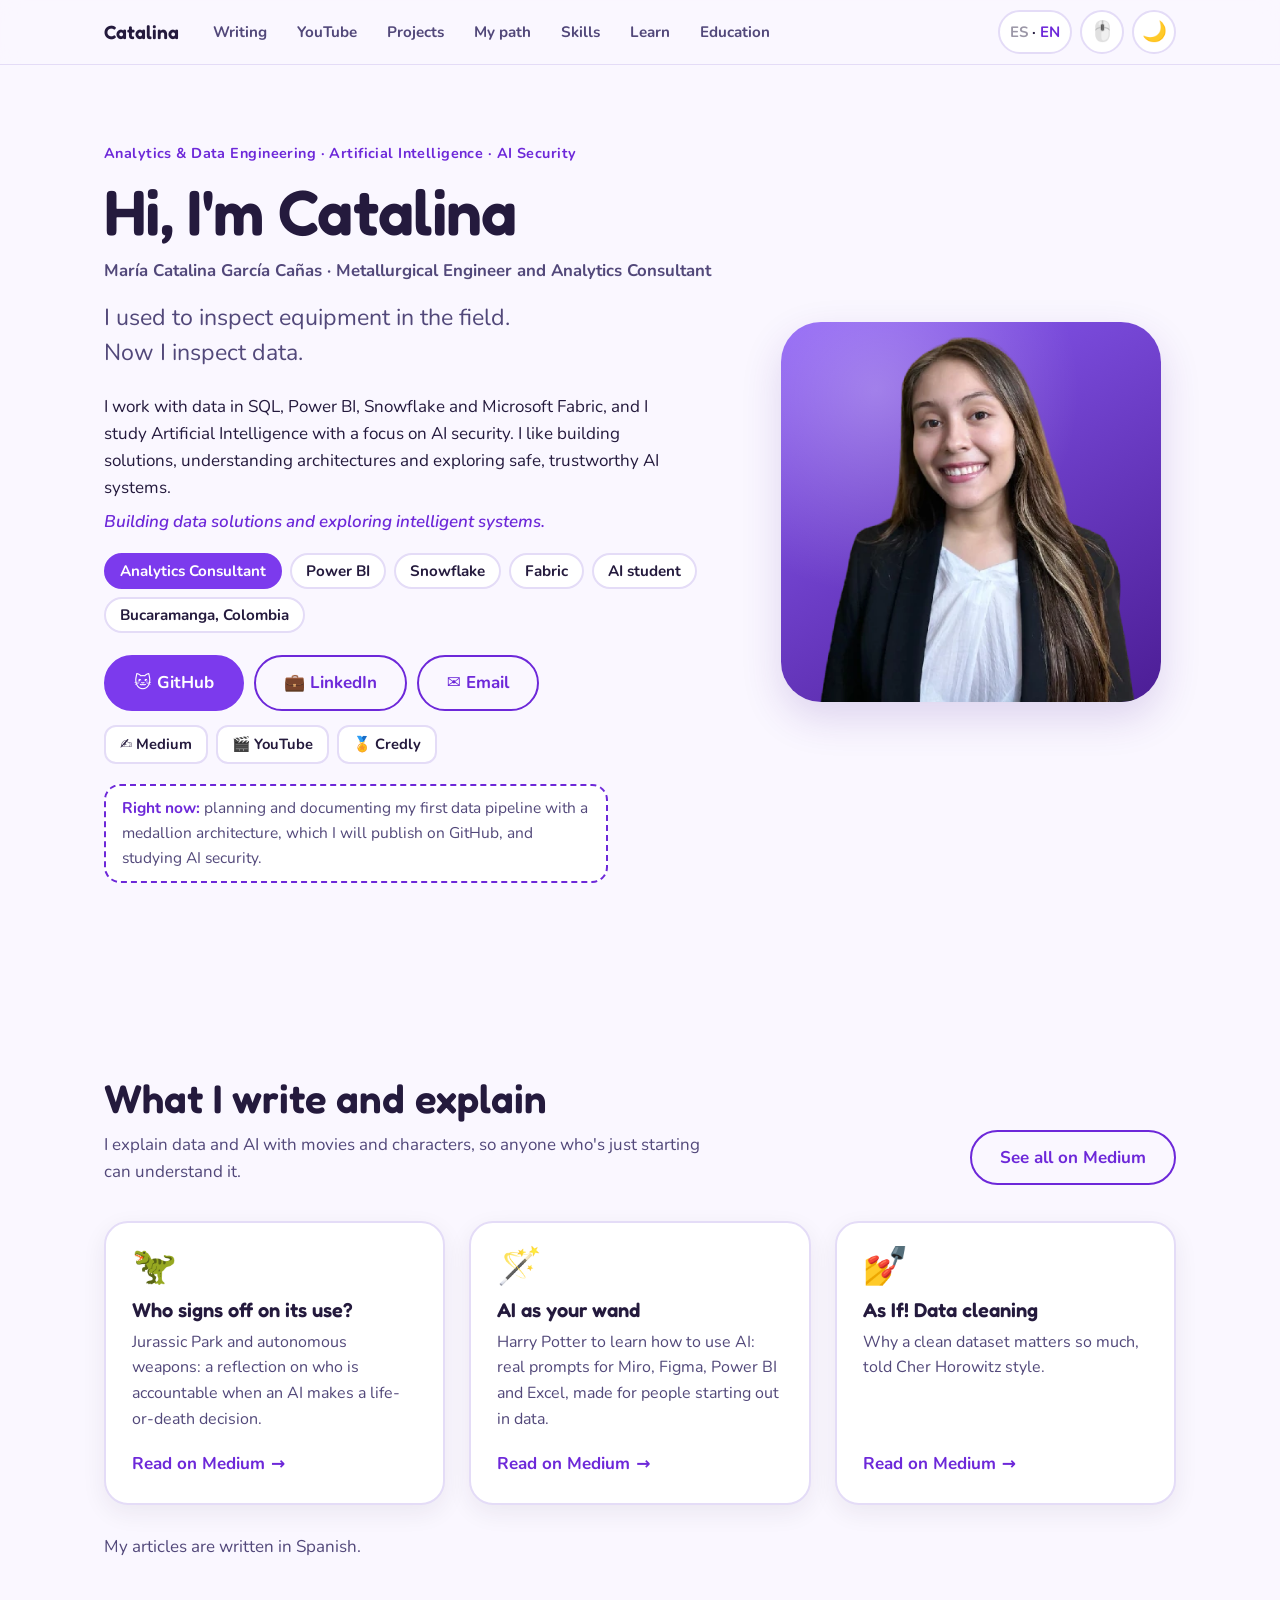
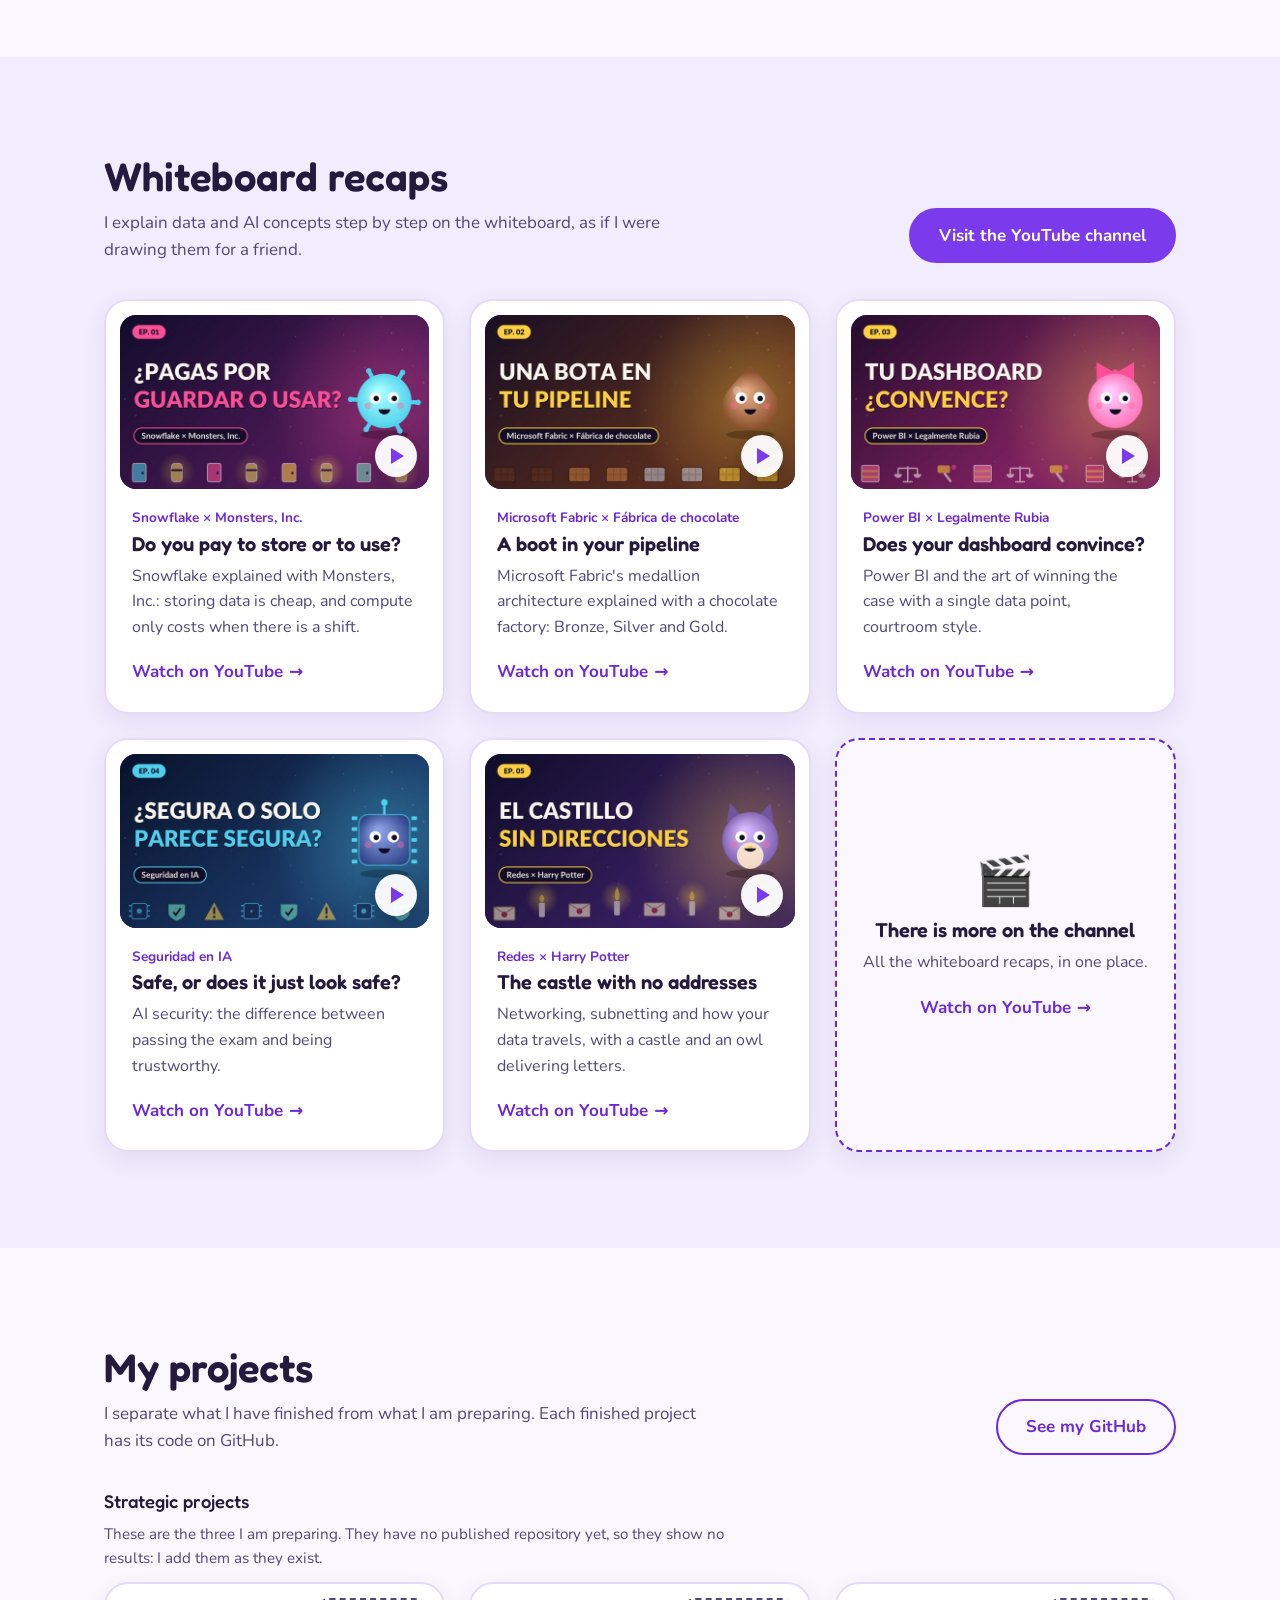
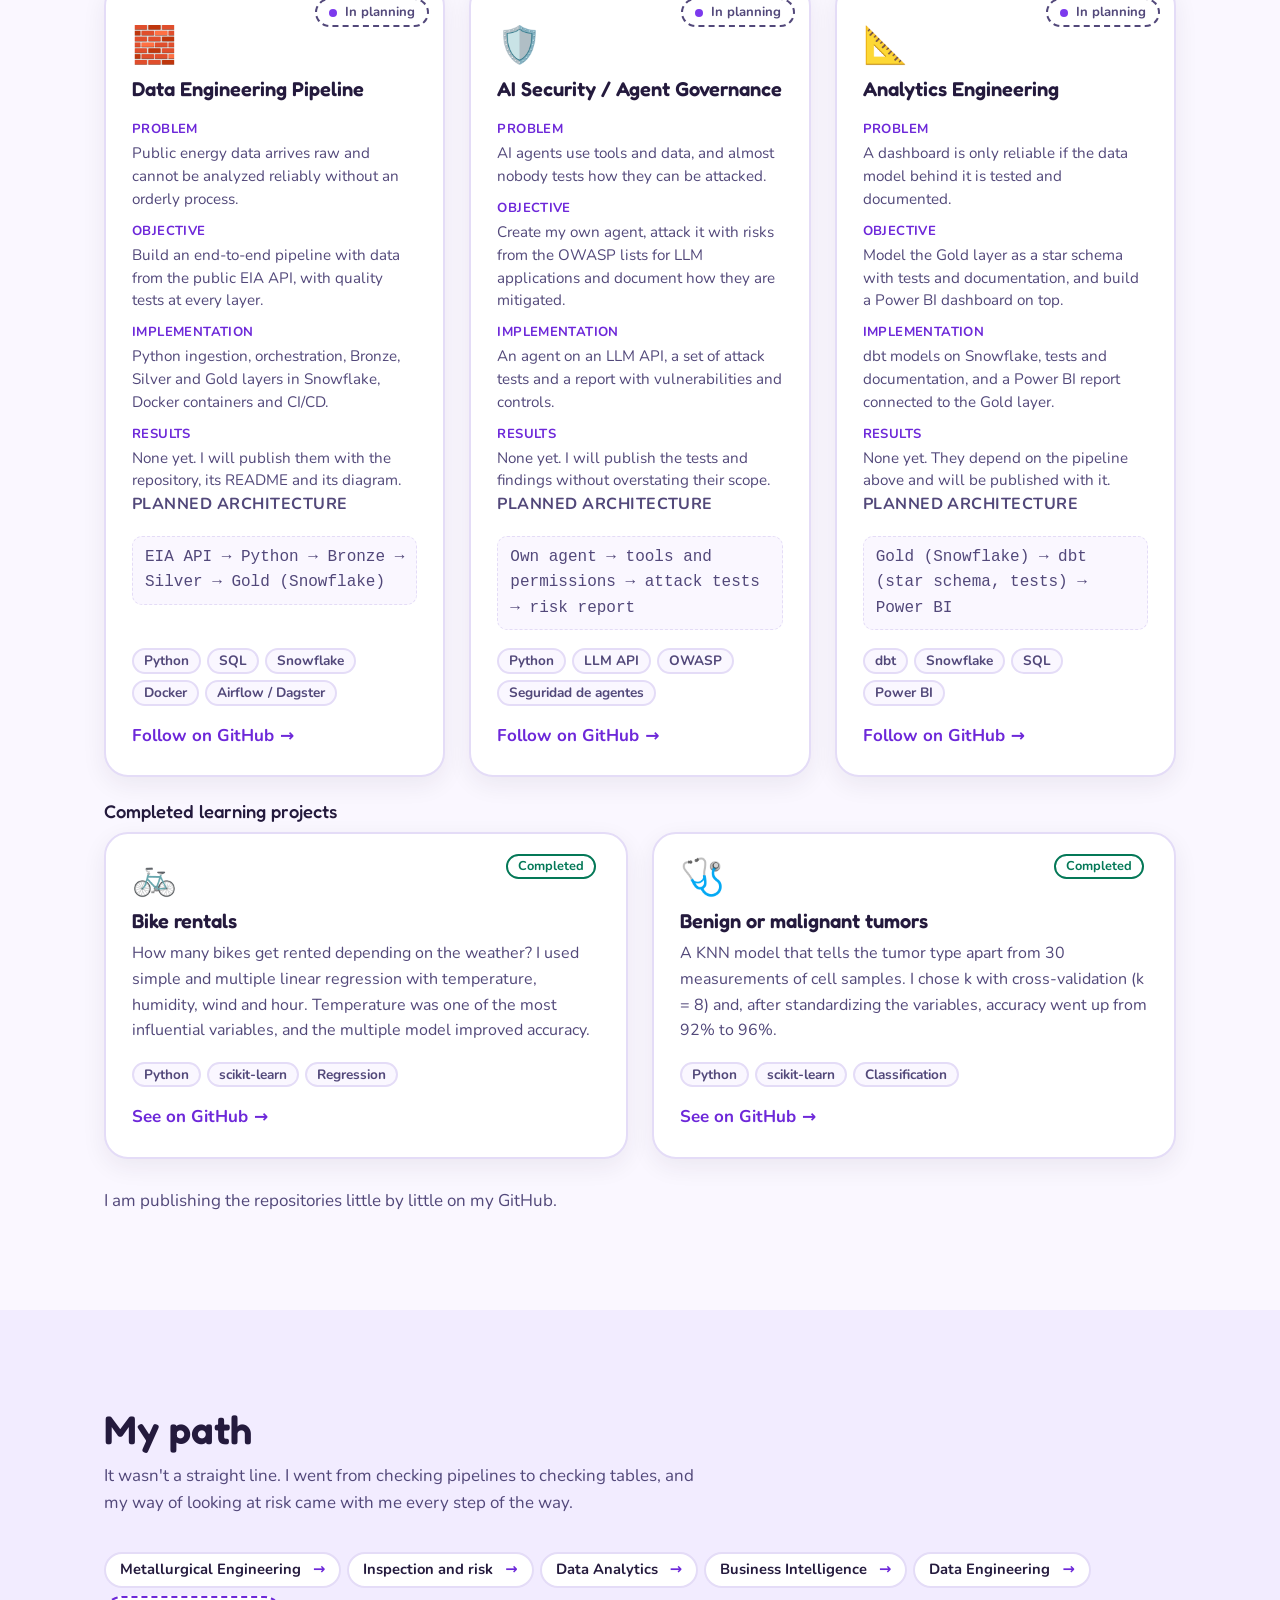
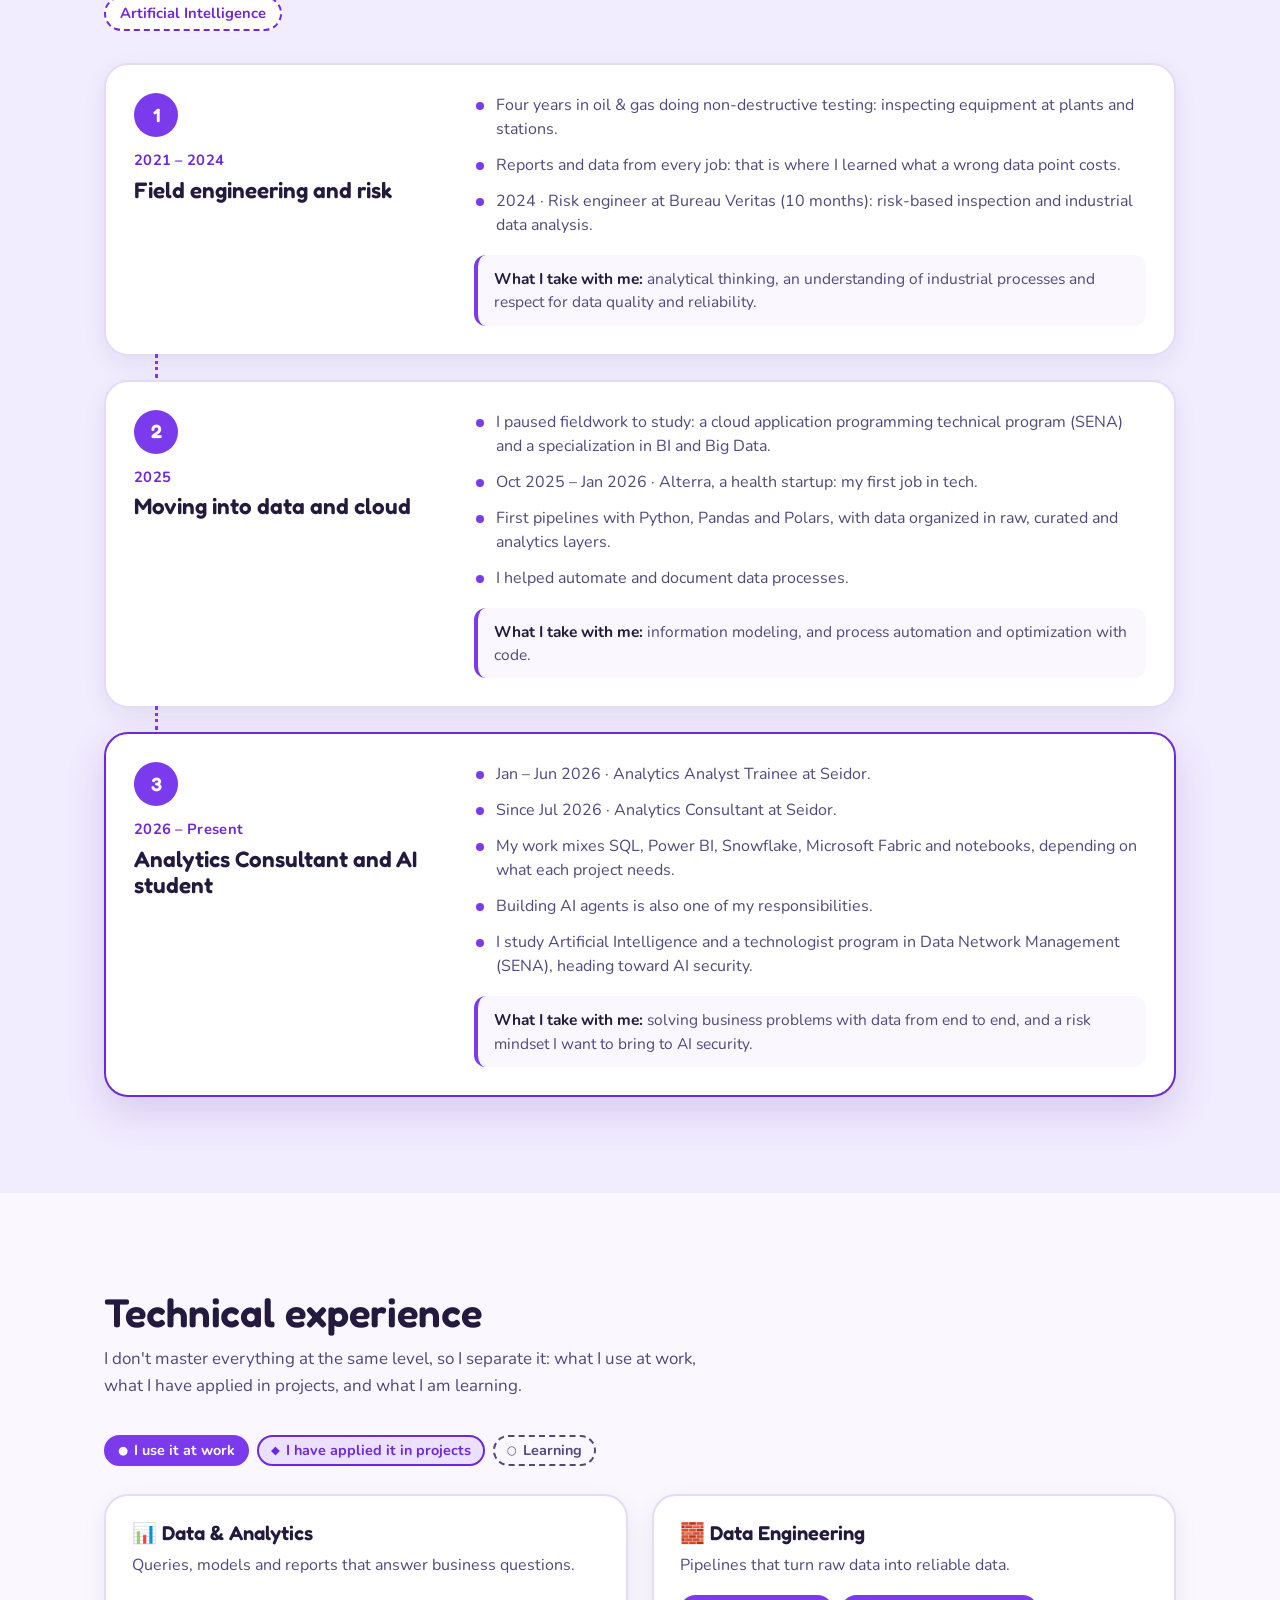
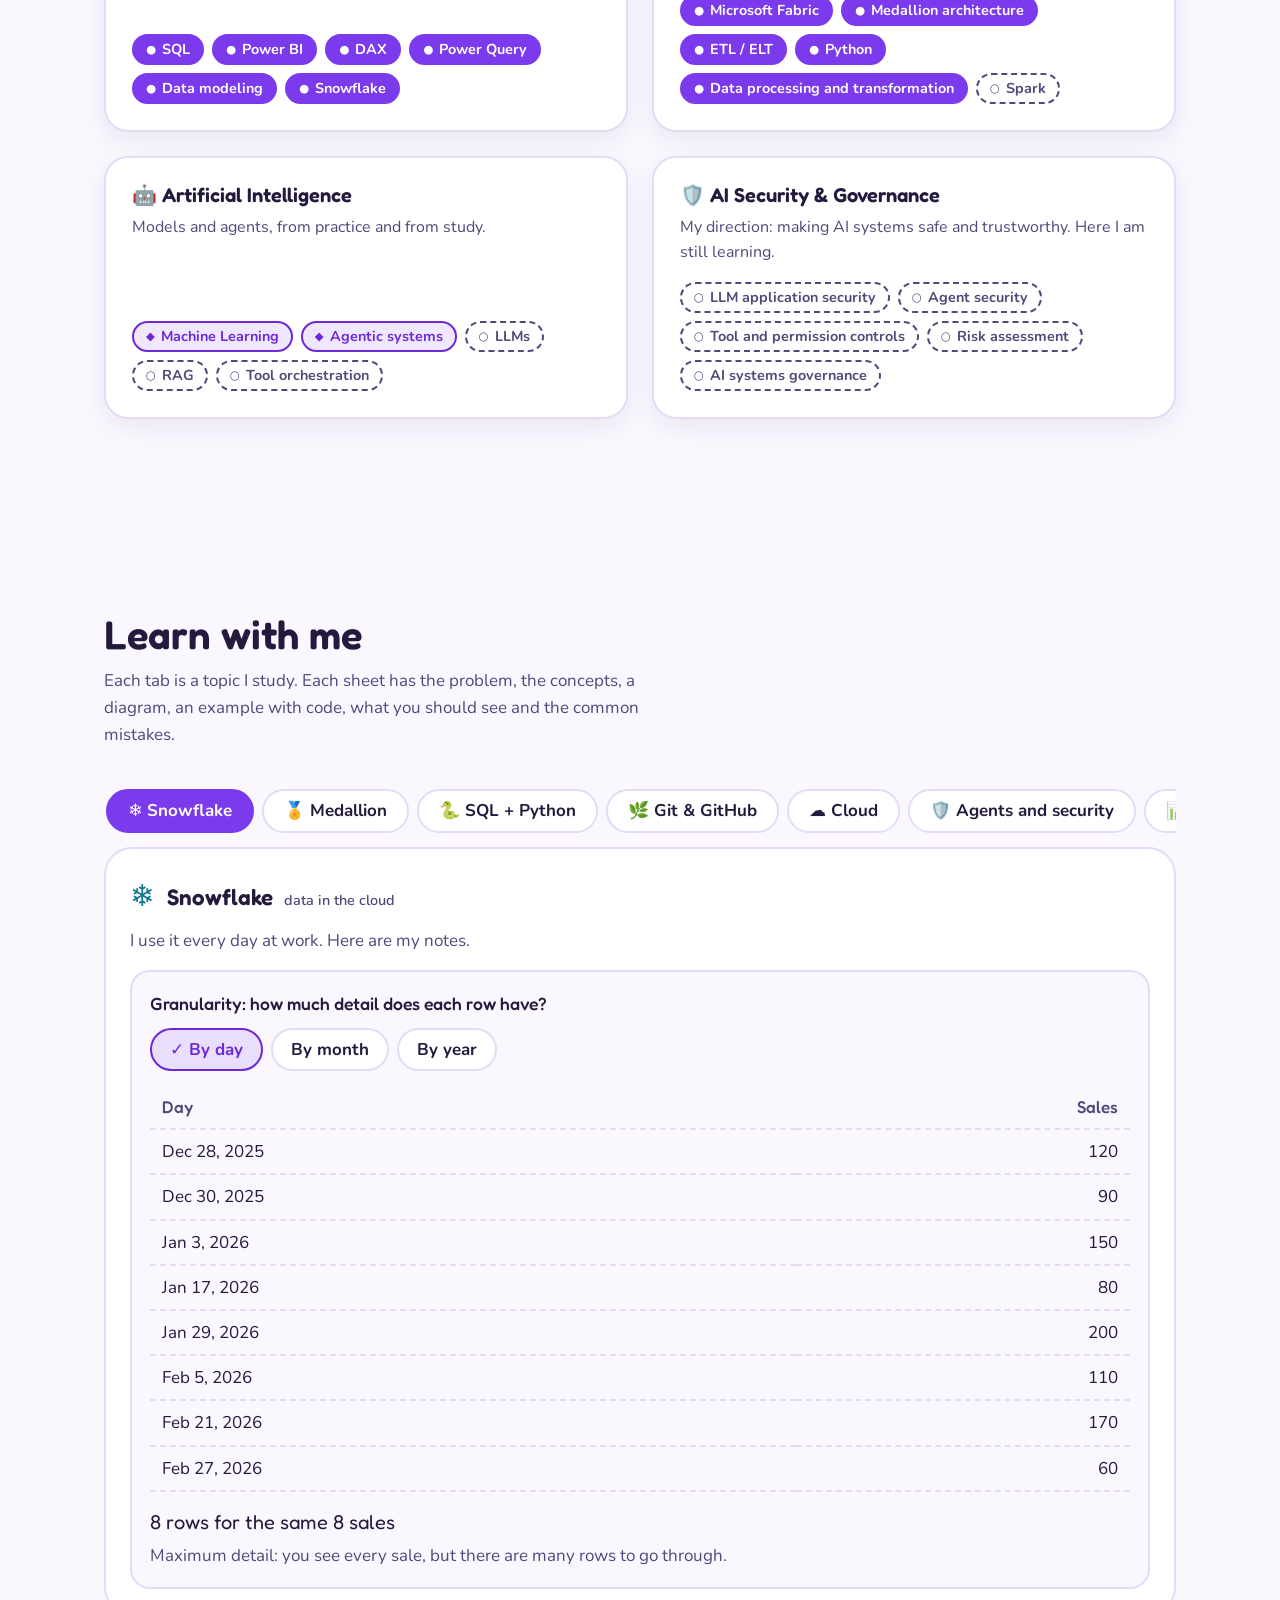
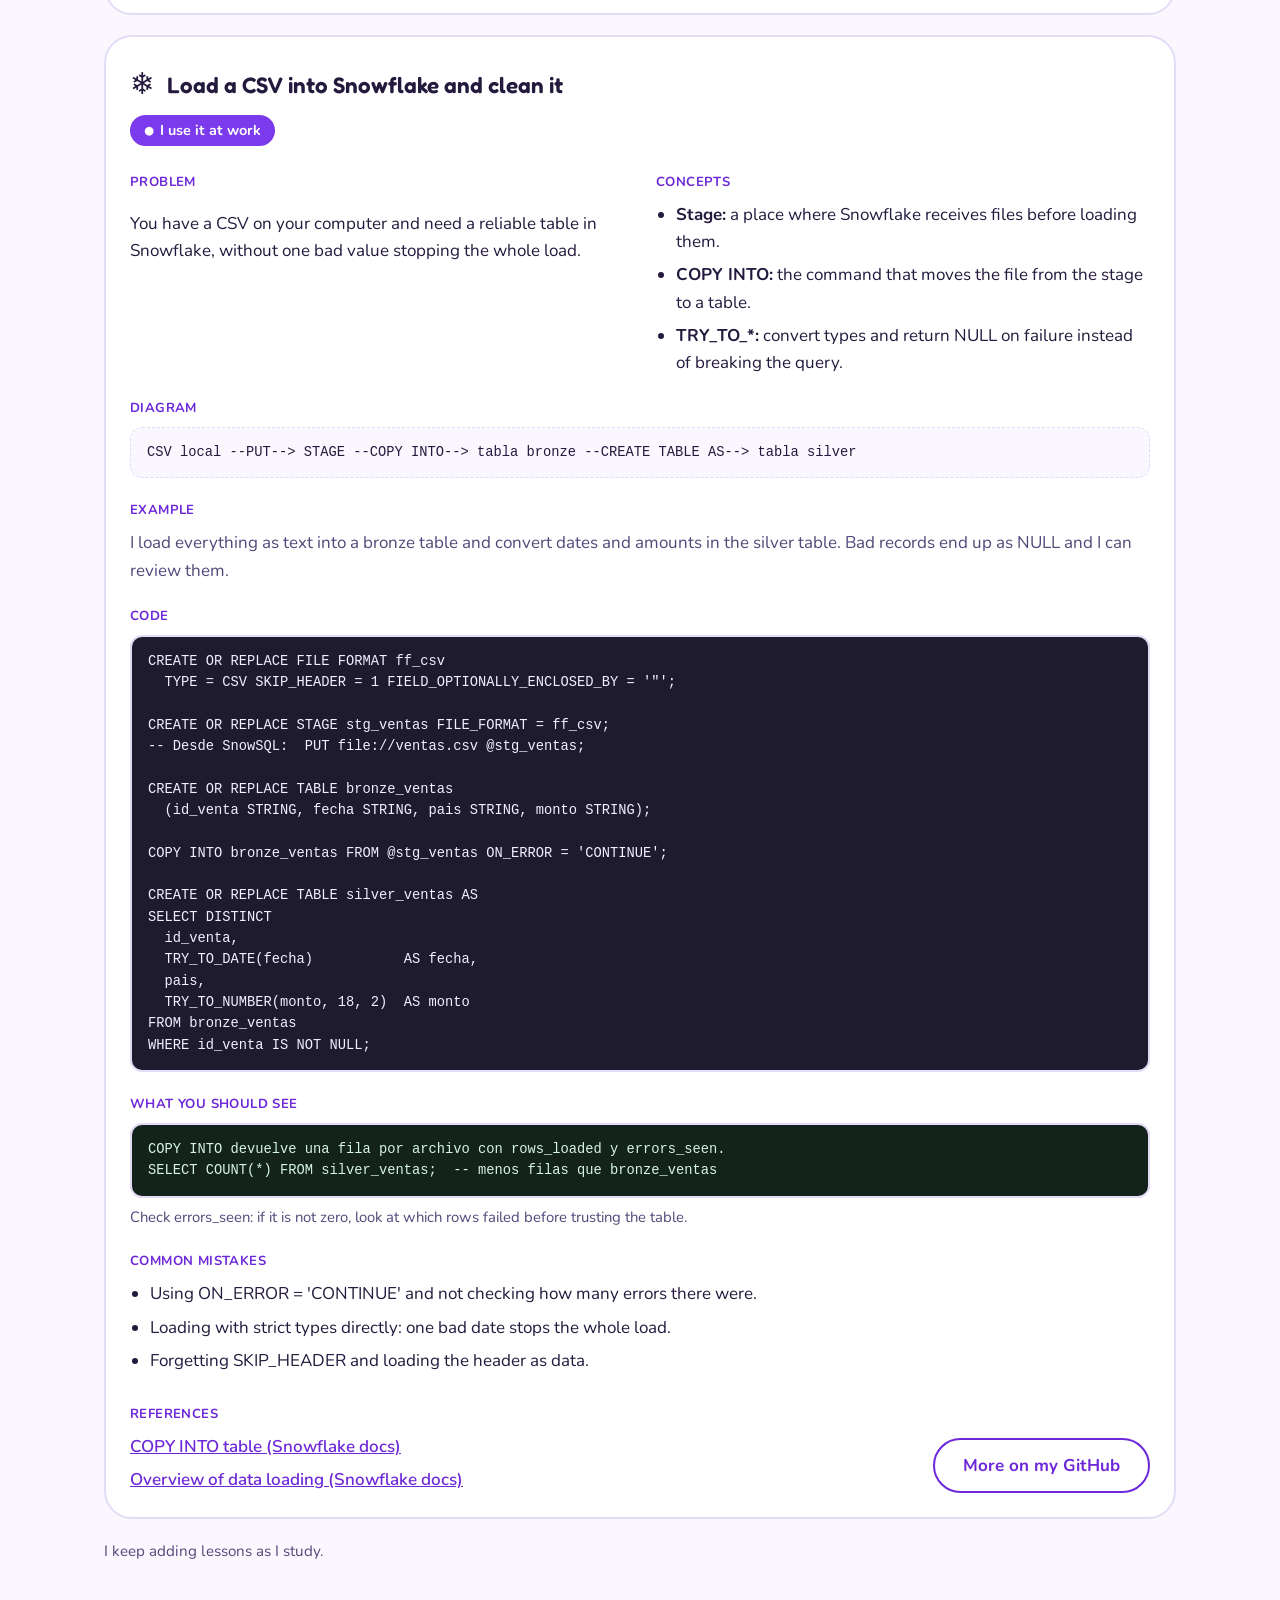
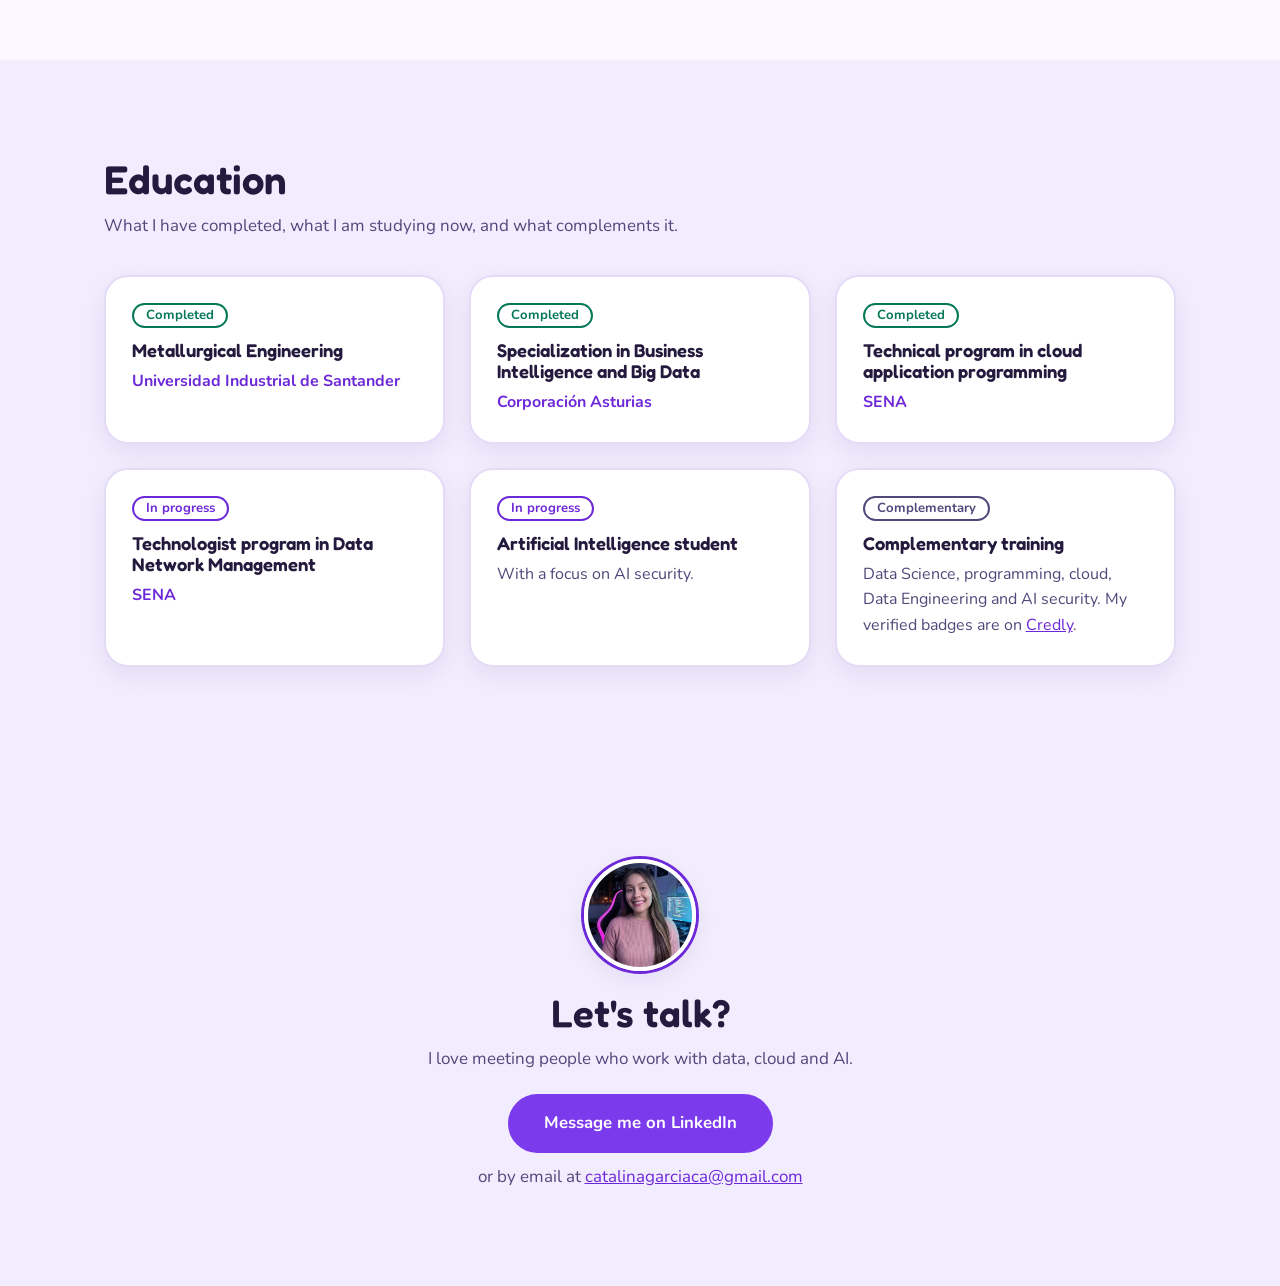
<file: index.html>
<!DOCTYPE html>
<html lang="es">
<head>
<meta charset="utf-8">
<meta name="viewport" content="width=device-width, initial-scale=1, viewport-fit=cover">
<title>Catalina · Datos con ojo de inspectora</title>
<meta name="description" content="Catalina García, Analytics Consultant en Bucaramanga, Colombia. Explico datos e IA con películas y tableros, y comparto mis proyectos y lo que aprendo.">
<meta property="og:type" content="website">
<meta property="og:title" content="María Catalina García Cañas · Analytics &amp; Data Engineering, IA y seguridad de IA">
<meta property="og:description" content="Antes inspeccionaba equipos en campo. Ahora inspecciono datos. Analytics Consultant, estudiante de IA.">
<meta property="og:image" content="https://mariacatalinagarciacanas.github.io/quien-soy/catalina.webp">
<meta property="og:url" content="https://mariacatalinagarciacanas.github.io/quien-soy/">
<meta name="twitter:card" content="summary">
<meta name="theme-color" content="#7c3aed">
<link rel="icon" href="data:image/svg+xml,%3Csvg xmlns='http://www.w3.org/2000/svg' viewBox='0 0 100 100'%3E%3Ctext y='.9em' font-size='90'%3E🚀%3C/text%3E%3C/svg%3E">
<link rel="preconnect" href="https://fonts.googleapis.com">
<link rel="preconnect" href="https://fonts.gstatic.com" crossorigin>
<link href="https://fonts.googleapis.com/css2?family=Fredoka:wght@500;600&family=Nunito:wght@400;600;700&display=swap" rel="stylesheet">
<link rel="stylesheet" href="styles.css">
<!-- Estilo del puntero personalizado: lo escribe js/app.js -->
<style id="cursorStyle"></style>
</head>
<body>
<a class="skip" href="#contenido" data-i18n="skip">Saltar al contenido</a>

<!-- ============ BARRA SUPERIOR: marca, secciones, idioma, puntero y tema ============ -->
<header class="topbar">
  <div class="wrap">
    <a class="brand" href="#inicio">Catalina</a>
    <nav class="nav" id="nav" aria-label="Secciones" data-i18n-aria="nav_aria">
      <a href="#escribo" data-i18n="nav_write">Escritos</a>
      <a href="#youtube">YouTube</a>
      <a href="#proyectos" data-i18n="nav_proj">Proyectos</a>
      <a href="#camino" data-i18n="nav_path">Mi camino</a>
      <a href="#habilidades" data-i18n="nav_skills">Habilidades</a>
      <a href="#aprende" data-i18n="nav_learn">Aprende</a>
      <a href="#formacion" data-i18n="nav_edu">Formación</a>
    </nav>
    <div class="tools">
      <button type="button" class="tbtn lang" id="lang" aria-label="Read in English"><span data-l="es">ES</span>·<span data-l="en">EN</span></button>
      <button type="button" class="tbtn icon" id="curBtn" aria-expanded="false" aria-controls="curPanel" aria-label="Personalizar el puntero">🖱️</button>
      <button type="button" class="tbtn icon" id="theme" aria-label="Cambiar entre modo claro y oscuro">🌙</button>
      <div class="panel" id="curPanel" hidden>
        <h2 data-i18n="cp_t">Tu puntero</h2>
        <p data-i18n="cp_p">Elige cómo quieres verlo mientras navegas. Se guarda en este navegador.</p>
        <fieldset>
          <legend data-i18n="cp_shape">Forma</legend>
          <div class="opts" id="optShape">
            <button type="button" data-v="normal" data-i18n="sh_normal">Normal</button>
            <button type="button" data-v="big" data-i18n="sh_big">Grande</button>
            <button type="button" data-v="wand" data-i18n="sh_wand">🪄 Varita</button>
            <button type="button" data-v="snow" data-i18n="sh_snow">❄️ Copo</button>
          </div>
        </fieldset>
        <fieldset>
          <legend data-i18n="cp_trail">Rastro</legend>
          <div class="opts" id="optTrail">
            <button type="button" data-v="mix" data-i18n="tr_mix">❄️✨ Mi mezcla</button>
            <button type="button" data-v="flowers" data-i18n="tr_flowers">🌸 Flores</button>
            <button type="button" data-v="stars" data-i18n="tr_stars">⭐ Estrellas</button>
            <button type="button" data-v="hearts" data-i18n="tr_hearts">💜 Corazones</button>
            <button type="button" data-v="off" data-i18n="tr_off">Sin rastro</button>
          </div>
        </fieldset>
      </div>
    </div>
  </div>
</header>

<main id="contenido">

  <!-- ============ 1. HERO (INICIO) ============ -->
  <section class="hero" id="inicio" aria-label="Presentación">
    <div class="wrap hero-grid">
      <div class="hero-text">
        <p class="eyebrow">Analytics &amp; Data Engineering · Artificial Intelligence · AI Security</p>
        <h1 data-i18n="h_title">Hola, soy Catalina</h1>
        <p class="fullname">María Catalina García Cañas · <span data-i18n="h_role">Ingeniera Metalúrgica y Analytics Consultant</span></p>
        <p class="tag" data-i18n="h_tag">Antes inspeccionaba equipos en campo. Ahora inspecciono datos.</p>
        <p class="intro" data-i18n="h_intro">Trabajo con datos en SQL, Power BI, Snowflake y Microsoft Fabric, y estudio Inteligencia Artificial con foco en seguridad de IA. Me interesa construir soluciones, entender arquitecturas y explorar sistemas de IA seguros y confiables.</p>
        <p class="en-line" lang="en">Building data solutions and exploring intelligent systems.</p>
        <ul class="chips">
          <li>Analytics Consultant</li>
          <!-- Los badges con enlace llevan a su pestaña en "Aprende conmigo" (data-tab = id de la pestaña) -->
          <li><a href="#aprende" data-tab="pbi">Power BI</a></li>
          <li><a href="#aprende" data-tab="snow">Snowflake</a></li>
          <li><a href="#aprende" data-tab="dp">Fabric</a></li>
          <li><a href="#aprende" data-tab="ia" data-i18n="chip_ai">Estudiante de IA</a></li>
          <li>Bucaramanga, Colombia</li>
        </ul>
        <div class="cta">
          <a class="btn" href="https://github.com/MariaCatalinaGarciaCanas" target="_blank" rel="noopener">🐱 GitHub</a>
          <a class="btn ghost" href="https://www.linkedin.com/in/catacanass" target="_blank" rel="noopener">💼 LinkedIn</a>
          <a class="btn ghost" href="mailto:catalinagarciaca@gmail.com" data-i18n="l_mail">✉️ Correo</a>
        </div>
        <ul class="links">
          <li><a href="https://medium.com/@catacanass" target="_blank" rel="noopener">✍️ Medium</a></li>
          <li><a href="https://www.youtube.com/@catacanass/videos" target="_blank" rel="noopener">🎬 YouTube</a></li>
          <li><a href="https://www.credly.com/users/catacanass" target="_blank" rel="noopener">🏅 Credly</a></li>
        </ul>
        <p class="hero-now" data-i18n="h_now"><b>Ahora:</b> planeando y documentando mi primer pipeline de datos con arquitectura Medallion, que iré publicando en GitHub, y estudiando seguridad de IA.</p>
      </div>
      <div class="hero-photo">
        <!-- Foto profesional (img/catalina.webp). Para cambiarla, reemplaza el archivo o la ruta. -->
        <div class="photo">
          <img src="catalina.webp" width="460" height="460" alt="Retrato de Catalina sonriendo, con blazer negro y blusa blanca" data-i18n-alt="hero_alt">
        </div>
      </div>
    </div>
  </section>

  <!-- ============ 2. LO QUE ESCRIBO Y EXPLICO (MEDIUM) ============ -->
  <section class="section" id="escribo" aria-labelledby="t-escribo">
    <div class="wrap">
      <div class="sec-head">
        <div>
          <h2 id="t-escribo" data-i18n="s_write">Lo que escribo y explico</h2>
          <p class="lead" data-i18n="s_write_l">Explico datos e IA con películas y personajes, para que quien está empezando lo entienda.</p>
        </div>
        <div class="sec-actions">
          <a class="btn ghost" href="https://medium.com/@catacanass" target="_blank" rel="noopener" data-i18n="write_all">Ver todos en Medium</a>
        </div>
      </div>
      <div class="grid">
        <a class="tile" href="https://medium.com/@catacanass/pod%C3%ADan-hacerlo-as%C3%AD-que-lo-hicieron-qui%C3%A9n-firma-que-se-use-jurassic-park-y-las-armas-aut%C3%B3nomas-6aa5b95a75a1" target="_blank" rel="noopener">
          <div class="em" aria-hidden="true">🦖</div><h3 data-i18n="w1_t">¿Quién firma que se use?</h3>
          <p data-i18n="w1_p">Jurassic Park y las armas autónomas: una reflexión sobre quién responde cuando una IA toma una decisión de vida o muerte.</p>
          <span class="go" data-i18n="go_md">Leer en Medium</span>
        </a>
        <a class="tile" href="https://medium.com/@catacanass/te-asusta-que-la-ia-te-quite-el-trabajo-aprende-a-usarla-como-tu-varita-d9422df84e3a" target="_blank" rel="noopener">
          <div class="em" aria-hidden="true">🪄</div><h3 data-i18n="w2_t">La IA como tu varita</h3>
          <p data-i18n="w2_p">Harry Potter para aprender a usar la IA: prompts reales para Miro, Figma, Power BI y Excel, pensados para quien empieza en datos.</p>
          <span class="go" data-i18n="go_md">Leer en Medium</span>
        </a>
        <a class="tile" href="https://medium.com/@catacanass/as-if-la-teor%C3%ADa-de-la-limpieza-de-datos-al-estilo-cher-horowitz-2cb1523586d3" target="_blank" rel="noopener">
          <div class="em" aria-hidden="true">💅</div><h3 data-i18n="w3_t">As If! Limpieza de datos</h3>
          <p data-i18n="w3_p">Por qué un dataset limpio es tan importante, contado al estilo de Cher Horowitz.</p>
          <span class="go" data-i18n="go_md">Leer en Medium</span>
        </a>
      </div>
      <p class="more" data-i18n="s_write_note"></p>
    </div>
  </section>

  <!-- ============ 3. REPASOS EN TABLERO (YOUTUBE) ============ -->
  <section class="section alt" id="youtube" aria-labelledby="t-youtube">
    <div class="wrap">
      <div class="sec-head">
        <div>
          <h2 id="t-youtube" data-i18n="s_yt">Repasos en tablero</h2>
          <p class="lead" data-i18n="s_yt_l">Explico conceptos de datos e IA paso a paso en el tablero, como si lo dibujara para una amiga.</p>
        </div>
        <div class="sec-actions">
          <a class="btn" href="https://www.youtube.com/@catacanass/videos" target="_blank" rel="noopener" data-i18n="yt_btn">Ver el canal en YouTube</a>
        </div>
      </div>

      <!--
        Para agregar un video nuevo: copia una tarjeta completa (<a class="tile video"> ... </a>),
        pega la URL exacta del video en href="https://www.youtube.com/watch?v=XXXXXXXXXXX",
        cambia el título (<h3>) y la descripción (<p>), y apunta img/videos a su miniatura.
        Si borras la línea <img>, la miniatura se carga sola desde YouTube.
        Si cambias los textos, quita el atributo data-i18n de ese <h3> o <p> (o agrega su versión en inglés en js/app.js).
      -->
      <div class="grid">

        <!-- VIDEO 1 -->
        <a class="tile video" href="https://www.youtube.com/watch?v=cbdaSGM4sCs" target="_blank" rel="noopener">
          <div class="thumb has-img"><img src="ep01.jpg" width="640" height="360" loading="lazy" alt=""><span class="play" aria-hidden="true"></span></div>
          <span class="kicker">Snowflake × Monsters, Inc.</span>
          <h3 data-i18n="v1_t">¿Pagas por guardar o usar?</h3>
          <p data-i18n="v1_p">Snowflake explicado con Monsters, Inc.: guardar datos es barato, y el cómputo solo cobra cuando hay turno.</p>
          <span class="go" data-i18n="go_yt">Ver en YouTube</span>
        </a>

        <!-- VIDEO 2 -->
        <a class="tile video" href="https://www.youtube.com/watch?v=ncFCV_LSgVk" target="_blank" rel="noopener">
          <div class="thumb has-img"><img src="ep02.jpg" width="640" height="360" loading="lazy" alt=""><span class="play" aria-hidden="true"></span></div>
          <span class="kicker">Microsoft Fabric × Fábrica de chocolate</span>
          <h3 data-i18n="v2_t">Una bota en tu pipeline</h3>
          <p data-i18n="v2_p">La arquitectura medallón de Microsoft Fabric explicada con una fábrica de chocolate: Bronce, Plata y Oro.</p>
          <span class="go" data-i18n="go_yt">Ver en YouTube</span>
        </a>

        <!-- VIDEO 3 -->
        <a class="tile video" href="https://www.youtube.com/watch?v=wMiIP1BcSDM" target="_blank" rel="noopener">
          <div class="thumb has-img"><img src="ep03.jpg" width="640" height="360" loading="lazy" alt=""><span class="play" aria-hidden="true"></span></div>
          <span class="kicker">Power BI × Legalmente Rubia</span>
          <h3 data-i18n="v3_t">Tu dashboard ¿convence?</h3>
          <p data-i18n="v3_p">Power BI y el arte de ganar el caso con un solo dato, al estilo de un juicio.</p>
          <span class="go" data-i18n="go_yt">Ver en YouTube</span>
        </a>

        <!-- VIDEO 4 -->
        <a class="tile video" href="https://www.youtube.com/watch?v=dOnrbnSSa9E" target="_blank" rel="noopener">
          <div class="thumb has-img"><img src="ep04.jpg" width="640" height="360" loading="lazy" alt=""><span class="play" aria-hidden="true"></span></div>
          <span class="kicker">Seguridad en IA</span>
          <h3 data-i18n="v4_t">¿Segura o solo parece segura?</h3>
          <p data-i18n="v4_p">Seguridad en IA: la diferencia entre aprobar el examen y ser confiable.</p>
          <span class="go" data-i18n="go_yt">Ver en YouTube</span>
        </a>

        <!-- VIDEO 5 -->
        <a class="tile video" href="https://www.youtube.com/watch?v=Y_SoYYoYcsQ" target="_blank" rel="noopener">
          <div class="thumb has-img"><img src="ep05.jpg" width="640" height="360" loading="lazy" alt=""><span class="play" aria-hidden="true"></span></div>
          <span class="kicker">Redes × Harry Potter</span>
          <h3 data-i18n="v5_t">El castillo sin direcciones</h3>
          <p data-i18n="v5_p">Redes, subnetting y cómo viajan tus datos, con un castillo y una lechuza repartiendo cartas.</p>
          <span class="go" data-i18n="go_yt">Ver en YouTube</span>
        </a>

        <!-- Cierre: lleva al canal -->
        <a class="tile video more-tile" href="https://www.youtube.com/@catacanass/videos" target="_blank" rel="noopener">
          <div class="em" aria-hidden="true">🎬</div>
          <h3 data-i18n="yt_more_t">Hay más en el canal</h3>
          <p data-i18n="yt_more_p">Todos los repasos en tablero, en un solo lugar.</p>
          <span class="go" data-i18n="go_yt">Ver en YouTube</span>
        </a>

      </div>
    </div>
  </section>

  <!-- ============ 4. MIS PROYECTOS ============ -->
  <section class="section" id="proyectos" aria-labelledby="t-proyectos">
    <div class="wrap">
      <div class="sec-head">
        <div>
          <h2 id="t-proyectos" data-i18n="s_proj">Mis proyectos</h2>
          <p class="lead" data-i18n="s_proj_l">Separo lo que ya terminé de lo que estoy preparando. Cada proyecto terminado tiene su código en GitHub.</p>
        </div>
        <div class="sec-actions">
          <a class="btn ghost" href="https://github.com/MariaCatalinaGarciaCanas" target="_blank" rel="noopener" data-i18n="proj_all">Ver mi GitHub</a>
        </div>
      </div>
      <h3 class="sub" data-i18n="sub_strat">Proyectos estratégicos</h3>
      <p class="note" data-i18n="sub_strat_l">Son los tres que estoy preparando. Todavía no tienen repositorio publicado, así que no muestran resultados: los agrego a medida que existan.</p>
      <div class="grid">
        <article class="tile proj">
          <span class="badge plan" data-i18n="st_plan">En planeación</span>
          <div class="em" aria-hidden="true">🧱</div>
          <h3 data-i18n="sp1_t">Data Engineering Pipeline</h3>
          <dl class="facts"><div><dt data-i18n="f_prob">Problema</dt><dd data-i18n="sp1_p">Los datos públicos de energía llegan en crudo y no se pueden analizar de forma confiable sin un proceso ordenado.</dd></div><div><dt data-i18n="f_obj">Objetivo</dt><dd data-i18n="sp1_o">Construir un pipeline de punta a punta con datos de la API pública de la EIA, con pruebas de calidad en cada capa.</dd></div><div><dt data-i18n="f_impl">Implementación</dt><dd data-i18n="sp1_i">Ingesta con Python, orquestación, capas Bronze, Silver y Gold en Snowflake, contenedores con Docker y CI/CD.</dd></div><div><dt data-i18n="f_res">Resultados</dt><dd data-i18n="sp1_r">Aún no hay. Los publicaré con el repositorio, con su README y su diagrama.</dd></div></dl>
          <p class="arch-l" data-i18n="f_arch">Arquitectura prevista</p>
          <p class="arch" data-i18n="sp1_a">API de la EIA → Python → Bronze → Silver → Gold (Snowflake)</p>
          <ul class="tags"><li>Python</li><li>SQL</li><li>Snowflake</li><li>Docker</li><li>Airflow / Dagster</li></ul>
          <a class="go" href="https://github.com/MariaCatalinaGarciaCanas" target="_blank" rel="noopener" data-i18n="go_profile">Seguir en GitHub</a>
        </article>
        <article class="tile proj">
          <span class="badge plan" data-i18n="st_plan">En planeación</span>
          <div class="em" aria-hidden="true">🛡️</div>
          <h3 data-i18n="sp2_t">AI Security / Agent Governance</h3>
          <dl class="facts"><div><dt data-i18n="f_prob">Problema</dt><dd data-i18n="sp2_p">Los agentes de IA usan herramientas y datos, y casi nadie prueba cómo se les puede atacar.</dd></div><div><dt data-i18n="f_obj">Objetivo</dt><dd data-i18n="sp2_o">Crear un agente propio, atacarlo con riesgos de las listas de OWASP para aplicaciones con LLM y documentar cómo se mitigan.</dd></div><div><dt data-i18n="f_impl">Implementación</dt><dd data-i18n="sp2_i">Agente sobre una API de LLM, un conjunto de pruebas de ataque y un reporte con vulnerabilidades y controles.</dd></div><div><dt data-i18n="f_res">Resultados</dt><dd data-i18n="sp2_r">Aún no hay. Publicaré las pruebas y los hallazgos, sin exagerar su alcance.</dd></div></dl>
          <p class="arch-l" data-i18n="f_arch">Arquitectura prevista</p>
          <p class="arch" data-i18n="sp2_a">Agente propio → herramientas y permisos → pruebas de ataque → reporte de riesgos</p>
          <ul class="tags"><li>Python</li><li>LLM API</li><li>OWASP</li><li>Seguridad de agentes</li></ul>
          <a class="go" href="https://github.com/MariaCatalinaGarciaCanas" target="_blank" rel="noopener" data-i18n="go_profile">Seguir en GitHub</a>
        </article>
        <article class="tile proj">
          <span class="badge plan" data-i18n="st_plan">En planeación</span>
          <div class="em" aria-hidden="true">📐</div>
          <h3 data-i18n="sp3_t">Analytics Engineering</h3>
          <dl class="facts"><div><dt data-i18n="f_prob">Problema</dt><dd data-i18n="sp3_p">Un dashboard solo es confiable si el modelo de datos que lo alimenta está probado y documentado.</dd></div><div><dt data-i18n="f_obj">Objetivo</dt><dd data-i18n="sp3_o">Modelar la capa Gold en estrella con pruebas y documentación, y construir encima un dashboard en Power BI.</dd></div><div><dt data-i18n="f_impl">Implementación</dt><dd data-i18n="sp3_i">Modelos con dbt sobre Snowflake, pruebas y documentación, y un reporte de Power BI conectado a la capa Gold.</dd></div><div><dt data-i18n="f_res">Resultados</dt><dd data-i18n="sp3_r">Aún no hay. Dependen del pipeline anterior y se publicarán con él.</dd></div></dl>
          <p class="arch-l" data-i18n="f_arch">Arquitectura prevista</p>
          <p class="arch" data-i18n="sp3_a">Gold (Snowflake) → dbt (modelo en estrella, pruebas) → Power BI</p>
          <ul class="tags"><li>dbt</li><li>Snowflake</li><li>SQL</li><li>Power BI</li></ul>
          <a class="go" href="https://github.com/MariaCatalinaGarciaCanas" target="_blank" rel="noopener" data-i18n="go_profile">Seguir en GitHub</a>
        </article>
      </div>
      <h3 class="sub" data-i18n="sub_done">Proyectos de aprendizaje terminados</h3>
      <div class="grid">
        <a class="tile" href="https://github.com/MariaCatalinaGarciaCanas/Regresion-bicicletas" target="_blank" rel="noopener">
          <div class="em" aria-hidden="true">🚲</div><h3 data-i18n="pr1_t">Alquiler de bicicletas</h3>
          <p data-i18n="pr1_p">¿Cuántas bicicletas se alquilan según el clima? Usé regresión lineal simple y múltiple con temperatura, humedad, viento y hora. La temperatura fue de las variables que más influyó y el modelo múltiple mejoró la precisión.</p>
          <ul class="tags"><li>Python</li><li>scikit-learn</li><li data-i18n="tag_reg">Regresión</li></ul>
          <span class="badge ok" data-i18n="st_done">Terminado</span><span class="go" data-i18n="go_gh">Ver en GitHub</span>
        </a>
        <a class="tile" href="https://github.com/MariaCatalinaGarciaCanas/Clasificacion-Cancer-KNN" target="_blank" rel="noopener">
          <div class="em" aria-hidden="true">🩺</div><h3 data-i18n="pr2_t">Tumores benignos o malignos</h3>
          <p data-i18n="pr2_p">Un modelo KNN que distingue el tipo de tumor a partir de 30 medidas de muestras celulares. Elegí k con validación cruzada (k = 8) y, al estandarizar las variables, la exactitud subió de 92% a 96%.</p>
          <ul class="tags"><li>Python</li><li>scikit-learn</li><li data-i18n="tag_cls">Clasificación</li></ul>
          <span class="badge ok" data-i18n="st_done">Terminado</span><span class="go" data-i18n="go_gh">Ver en GitHub</span>
        </a>
        
      </div>
      <p class="more" data-i18n="s_proj_more">Voy publicando los repositorios poco a poco en mi GitHub.</p>
    </div>
  </section>

  <!-- ============ 5. MI CAMINO (3 ETAPAS) ============ -->
  <section class="section alt" id="camino" aria-labelledby="t-camino">
    <div class="wrap">
      <div class="sec-head">
        <div>
          <h2 id="t-camino" data-i18n="s_path">Mi camino</h2>
          <p class="lead" data-i18n="s_path_l">No fue una línea recta. Pasé de revisar tuberías a revisar tablas, y mi forma de mirar el riesgo me acompañó en cada paso.</p>
        </div>
      </div>
      <ol class="chain" data-i18n="chain_b" aria-label="De la ingeniería a la IA">
        <li>Ingeniería Metalúrgica</li><li>Inspección y riesgos</li><li>Data Analytics</li><li>Business Intelligence</li><li>Data Engineering</li><li>Inteligencia Artificial</li>
      </ol>
      <ol class="stages">
        <li class="stage">
          <div class="stage-head">
            <div class="stage-num" aria-hidden="true">1</div>
            <span class="when">2021 – 2024</span>
            <h3 data-i18n="st1_t">Ingeniería de campo y riesgos</h3>
          </div>
          <div class="stage-body">
            <ul class="bullets" data-i18n="st1_b">
              <li>Cuatro años en oil &amp; gas con ensayos no destructivos: inspección de equipos en plantas y estaciones.</li>
              <li>Informes y datos de cada trabajo: ahí aprendí lo que cuesta un dato incorrecto.</li>
              <li>2024 · Ingeniera de riesgos en Bureau Veritas (10 meses): inspección basada en riesgo y análisis de datos industriales.</li>
            </ul>
            <p class="takeaway" data-i18n="st1_k"><b>Lo que me llevo:</b> pensamiento analítico, comprensión de procesos industriales y respeto por la calidad y la confiabilidad de los datos.</p>
          </div>
        </li>
        <li class="stage">
          <div class="stage-head">
            <div class="stage-num" aria-hidden="true">2</div>
            <span class="when">2025</span>
            <h3 data-i18n="st2_t">Transición a datos y nube</h3>
          </div>
          <div class="stage-body">
            <ul class="bullets" data-i18n="st2_b">
              <li>Pausé el campo para estudiar: técnico en programación de aplicaciones en la nube (SENA) y especialización en BI y Big Data.</li>
              <li>Oct 2025 – ene 2026 · Alterra, una startup de salud: mi primer trabajo en tecnología.</li>
              <li>Primeros pipelines con Python, Pandas y Polars, con los datos organizados en capas raw, curated y analytics.</li>
              <li>Colaboré automatizando y documentando procesos de datos.</li>
            </ul>
            <p class="takeaway" data-i18n="st2_k"><b>Lo que me llevo:</b> modelamiento de información, y automatización y optimización de procesos con código.</p>
          </div>
        </li>
        <li class="stage now">
          <div class="stage-head">
            <div class="stage-num" aria-hidden="true">3</div>
            <span class="when" data-i18n="st3_when">2026 – Actualidad</span>
            <h3 data-i18n="st3_t">Analytics Consultant y estudiante de IA</h3>
          </div>
          <div class="stage-body">
            <ul class="bullets" data-i18n="st3_b">
              <li>Ene – jun 2026 · Analytics Analyst Trainee en Seidor.</li>
              <li>Desde jul 2026 · Analytics Consultant en Seidor.</li>
              <li>Mi trabajo mezcla SQL, Power BI, Snowflake, Microsoft Fabric y notebooks, según lo que necesite cada proyecto.</li>
              <li>Entre mis funciones también está construir agentes de IA.</li>
              <li>Estudio Inteligencia Artificial y un tecnólogo en Gestión de Redes de Datos (SENA), con rumbo a la seguridad en IA.</li>
            </ul>
            <p class="takeaway" data-i18n="st3_k"><b>Lo que me llevo:</b> resolver problemas de negocio con datos de punta a punta, y una mirada de riesgo que quiero llevar a la seguridad en IA.</p>
          </div>
        </li>
      </ol>
    </div>
  </section>

  <!-- ============ 5b. EXPERIENCIA TÉCNICA (por nivel real de uso) ============ -->
  <section class="section" id="habilidades" aria-labelledby="t-habilidades">
    <div class="wrap">
      <div class="sec-head">
        <div>
          <h2 id="t-habilidades" data-i18n="s_skills">Experiencia técnica</h2>
          <p class="lead" data-i18n="s_skills_l">No domino todo al mismo nivel, y por eso lo separo: lo que uso en mi trabajo, lo que he aplicado en proyectos y lo que estoy aprendiendo.</p>
        </div>
      </div>
      <ul class="legend sk-list">
        <li class="sk work" data-i18n="lg_work">Lo uso en mi trabajo</li>
        <li class="sk applied" data-i18n="lg_applied">Lo he aplicado en proyectos</li>
        <li class="sk learning" data-i18n="lg_learn">En formación</li>
      </ul>
      <!-- Para cambiar el nivel de una habilidad, cambia su clase: work (trabajo), applied (proyectos) o learning (formación) -->
      <div class="grid two">
        <article class="tile skill">
          <h3>📊 Data &amp; Analytics</h3>
          <p data-i18n="sd1">Consultas, modelos y reportes para responder preguntas del negocio.</p>
          <ul class="sk-list">
            <li class="sk work">SQL</li>
            <li class="sk work">Power BI</li>
            <li class="sk work">DAX</li>
            <li class="sk work">Power Query</li>
            <li class="sk work" data-i18n="sk_model">Modelamiento de datos</li>
            <li class="sk work">Snowflake</li>
          </ul>
        </article>
        <article class="tile skill">
          <h3>🧱 Data Engineering</h3>
          <p data-i18n="sd2">Pipelines que llevan el dato crudo a un dato confiable.</p>
          <ul class="sk-list">
            <li class="sk work">Microsoft Fabric</li>
            <li class="sk work" data-i18n="sk_medallion">Arquitectura Medallion</li>
            <li class="sk work">ETL / ELT</li>
            <li class="sk work">Python</li>
            <li class="sk work" data-i18n="sk_process">Procesamiento y transformación de datos</li>
            <li class="sk learning">Spark</li>
          </ul>
        </article>
        <article class="tile skill">
          <h3>🤖 Artificial Intelligence</h3>
          <p data-i18n="sd3">Modelos y agentes, desde la práctica y desde el estudio.</p>
          <ul class="sk-list">
            <li class="sk applied">Machine Learning</li>
            <li class="sk applied" data-i18n="sk_agentic">Sistemas agénticos</li>
            <li class="sk learning">LLMs</li>
            <li class="sk learning">RAG</li>
            <li class="sk learning" data-i18n="sk_orch">Orquestación de herramientas</li>
          </ul>
        </article>
        <article class="tile skill">
          <h3>🛡️ AI Security &amp; Governance</h3>
          <p data-i18n="sd4">Mi rumbo: que los sistemas de IA sean seguros y confiables. Aquí estoy en formación.</p>
          <ul class="sk-list">
            <li class="sk learning" data-i18n="sk_llmsec">Seguridad de aplicaciones con LLMs</li>
            <li class="sk learning" data-i18n="sk_agentsec">Seguridad de agentes</li>
            <li class="sk learning" data-i18n="sk_perms">Control de herramientas y permisos</li>
            <li class="sk learning" data-i18n="sk_risk">Evaluación de riesgos</li>
            <li class="sk learning" data-i18n="sk_gov">Gobernanza de sistemas de IA</li>
          </ul>
        </article>
      </div>
    </div>
  </section>

  <!-- ============ 6. APRENDE CONMIGO (LABORATORIO CON PESTAÑAS) ============ -->
  <section class="section" id="aprende" aria-labelledby="t-aprende">
    <div class="wrap">
      <div class="sec-head">
        <div>
          <h2 id="t-aprende" data-i18n="s_learn">Aprende conmigo</h2>
          <p class="lead" data-i18n="s_learn_l">Cada pestaña es un tema que estudio. Cada ficha trae el problema, los conceptos, un diagrama, un ejemplo con código, lo que deberías ver y los errores comunes.</p>
        </div>
      </div>

      <div class="tabs" id="labTabs" role="tablist" aria-label="Temas para aprender" data-i18n-aria="tabs_aria">
        <button type="button" class="tab" role="tab" id="tab-snow" aria-controls="panel-snow" aria-selected="true">❄️ Snowflake</button>
        <button type="button" class="tab" role="tab" id="tab-medal" aria-controls="panel-medal" aria-selected="false" tabindex="-1" data-i18n="toc_medal">🏅 Medallion</button>
        <button type="button" class="tab" role="tab" id="tab-sqlpy" aria-controls="panel-sqlpy" aria-selected="false" tabindex="-1">🐍 SQL + Python</button>
        <button type="button" class="tab" role="tab" id="tab-git" aria-controls="panel-git" aria-selected="false" tabindex="-1" data-i18n="toc_git">🌿 Git y GitHub</button>
        <button type="button" class="tab" role="tab" id="tab-cloud" aria-controls="panel-cloud" aria-selected="false" tabindex="-1" data-i18n="toc_cloud">☁️ Nube</button>
        <button type="button" class="tab" role="tab" id="tab-agent" aria-controls="panel-agent" aria-selected="false" tabindex="-1" data-i18n="toc_agent">🛡️ Agentes y seguridad</button>
        <button type="button" class="tab" role="tab" id="tab-pbi" aria-controls="panel-pbi" aria-selected="false" tabindex="-1">📊 Power BI</button>
        <button type="button" class="tab" role="tab" id="tab-dp" aria-controls="panel-dp" aria-selected="false" tabindex="-1">🧱 DP-700</button>
        <button type="button" class="tab" role="tab" id="tab-net" aria-controls="panel-net" aria-selected="false" tabindex="-1" data-i18n="toc_net">🌐 Redes</button>
        <button type="button" class="tab" role="tab" id="tab-vs" aria-controls="panel-vs" aria-selected="false" tabindex="-1">🧑‍💻 VS Code</button>
        <button type="button" class="tab" role="tab" id="tab-ia" aria-controls="panel-ia" aria-selected="false" tabindex="-1" data-i18n="toc_ia">🤖 IA</button>
      </div>

      <div class="tabpanel" role="tabpanel" id="panel-snow" aria-labelledby="tab-snow">
        <article class="block" aria-labelledby="b-snow" id="a-snow">
              <header><span class="em snow">❄️</span><h3 id="b-snow" data-i18n="b_snow">Snowflake <small>datos en la nube</small></h3></header>
              <p data-i18n="b_snow_p">Lo uso a diario en el trabajo. Aquí van mis apuntes.</p>
              <div class="lesson">
                <h4 data-i18n="g_t">Granularidad: ¿cuánto detalle tiene cada fila?</h4>
                <div class="seg" role="group" aria-label="Nivel de detalle" data-i18n-aria="g_aria" id="segG">
                  <button type="button" data-g="dia" aria-pressed="true" data-i18n="g_dia">Por día</button>
                  <button type="button" data-g="mes" aria-pressed="false" data-i18n="g_mes">Por mes</button>
                  <button type="button" data-g="anio" aria-pressed="false" data-i18n="g_anio">Por año</button>
                </div>
                <div class="tablewrap"><table>
                  <thead><tr><th id="colname">Día</th><th class="n" data-i18n="g_sales">Ventas</th></tr></thead>
                  <tbody id="rows"></tbody>
                </table></div>
                <p class="count" id="count"></p>
                <p class="why" id="why"></p>
              </div>
            </article>

        <article class="block ficha" aria-labelledby="fh-snowload">
          <header><span class="em">❄️</span><h3 id="fh-snowload" data-i18n="lab_snowload_title">Cargar un CSV a Snowflake y limpiarlo</h3></header>
          <p class="lvl"><span class="sk work" data-i18n="lab_snowload_level">Lo uso en mi trabajo</span></p>
          <div class="f-grid">
            <section><h4 data-i18n="f_prob">Problema</h4><p data-i18n="lab_snowload_prob">Tienes un CSV en tu computador y necesitas una tabla confiable en Snowflake, sin que un valor malo detenga toda la carga.</p></section>
            <section><h4 data-i18n="fl_concepts">Conceptos</h4><ul data-i18n="lab_snowload_concepts"><li><b>Stage:</b> un lugar donde Snowflake recibe archivos antes de cargarlos.</li><li><b>COPY INTO:</b> el comando que mueve el archivo del stage a una tabla.</li><li><b>TRY_TO_*:</b> convierten tipos y devuelven NULL si falla, en vez de romper la consulta.</li></ul></section>
          </div>
          <h4 data-i18n="fl_diagram">Diagrama</h4><pre class="diagram" tabindex="0" aria-label="Diagrama"><code>CSV local --PUT--&gt; STAGE --COPY INTO--&gt; tabla bronze --CREATE TABLE AS--&gt; tabla silver</code></pre>
          <h4 data-i18n="fl_example">Ejemplo</h4><p data-i18n="lab_snowload_example">Cargo todo como texto a una tabla bronze y convierto fechas y montos en la tabla silver. Los registros con error quedan en NULL y los puedo revisar.</p>
          <h4 data-i18n="fl_code">Código</h4><pre class="code" tabindex="0"><code>CREATE OR REPLACE FILE FORMAT ff_csv
  TYPE = CSV SKIP_HEADER = 1 FIELD_OPTIONALLY_ENCLOSED_BY = '"';

CREATE OR REPLACE STAGE stg_ventas FILE_FORMAT = ff_csv;
-- Desde SnowSQL:  PUT file://ventas.csv @stg_ventas;

CREATE OR REPLACE TABLE bronze_ventas
  (id_venta STRING, fecha STRING, pais STRING, monto STRING);

COPY INTO bronze_ventas FROM @stg_ventas ON_ERROR = 'CONTINUE';

CREATE OR REPLACE TABLE silver_ventas AS
SELECT DISTINCT
  id_venta,
  TRY_TO_DATE(fecha)           AS fecha,
  pais,
  TRY_TO_NUMBER(monto, 18, 2)  AS monto
FROM bronze_ventas
WHERE id_venta IS NOT NULL;</code></pre>
          <h4 data-i18n="fl_expected">Qué deberías ver</h4><pre class="code out" tabindex="0"><code>COPY INTO devuelve una fila por archivo con rows_loaded y errors_seen.
SELECT COUNT(*) FROM silver_ventas;  -- menos filas que bronze_ventas</code></pre><p data-i18n="lab_snowload_outnote">Revisa errors_seen: si no es cero, mira cuáles filas fallaron antes de confiar en la tabla.</p>
          <h4 data-i18n="fl_errors">Errores comunes</h4><ul data-i18n="lab_snowload_errors"><li>Usar ON_ERROR = 'CONTINUE' y no revisar cuántos errores hubo.</li><li>Cargar directo con tipos estrictos: una fecha mala detiene toda la carga.</li><li>Olvidar el SKIP_HEADER y cargar el encabezado como dato.</li></ul>
          <div class="f-foot">
            <div><h4 data-i18n="fl_refs">Referencias</h4><ul class="refs"><li><a href="https://docs.snowflake.com/en/sql-reference/sql/copy-into-table" target="_blank" rel="noopener">COPY INTO table (Snowflake docs)</a></li><li><a href="https://docs.snowflake.com/en/user-guide/data-load-overview" target="_blank" rel="noopener">Overview of data loading (Snowflake docs)</a></li></ul></div>
            <a class="btn ghost" href="https://github.com/MariaCatalinaGarciaCanas" target="_blank" rel="noopener" data-i18n="fl_repo">Más en mi GitHub</a>
          </div>
        </article>

      </div>
      <div class="tabpanel" role="tabpanel" id="panel-medal" aria-labelledby="tab-medal" hidden>
        <article class="block ficha" aria-labelledby="fh-medal">
          <header><span class="em">🏅</span><h3 id="fh-medal" data-i18n="lab_medal_title">Arquitectura Medallion en Fabric</h3></header>
          <p class="lvl"><span class="sk work" data-i18n="lab_medal_level">Lo uso en mi trabajo</span></p>
          <div class="f-grid">
            <section><h4 data-i18n="f_prob">Problema</h4><p data-i18n="lab_medal_prob">Un archivo crudo trae duplicados, fechas como texto y montos mal escritos. Si lo conectas directo a un reporte, cada cifra queda en duda.</p></section>
            <section><h4 data-i18n="fl_concepts">Conceptos</h4><ul data-i18n="lab_medal_concepts"><li><b>Bronze:</b> el dato tal como llegó, sin arreglar. Es tu respaldo.</li><li><b>Silver:</b> limpio, con tipos correctos y sin duplicados.</li><li><b>Gold:</b> agregado y listo para el negocio o para Power BI.</li><li>En Fabric las tres capas suelen ser tablas Delta en un Lakehouse.</li></ul></section>
          </div>
          <h4 data-i18n="fl_diagram">Diagrama</h4><pre class="diagram" tabindex="0" aria-label="Diagrama"><code>CSV / API  →  BRONZE (crudo)  →  SILVER (limpio)  →  GOLD (agregado)  →  Power BI
                  append       reglas de calidad     reglas de negocio</code></pre>
          <h4 data-i18n="fl_example">Ejemplo</h4><p data-i18n="lab_medal_example">Ventas en CSV con id_venta repetido y monto como texto. Bronze lo guarda igual, Silver lo corrige y Gold suma las ventas por día y país.</p>
          <h4 data-i18n="fl_code">Código</h4><pre class="code" tabindex="0"><code># Notebook de Fabric (PySpark). Ejemplo didáctico.
from pyspark.sql import functions as F

# BRONZE: guardar tal cual llega
raw = spark.read.option("header", True).csv("Files/ventas.csv")
raw.write.mode("append").format("delta").saveAsTable("bronze_ventas")

# SILVER: tipos, nulos y duplicados
silver = (spark.table("bronze_ventas")
    .filter(F.col("id_venta").isNotNull())
    .dropDuplicates(["id_venta"])
    .withColumn("fecha", F.to_date("fecha"))
    .withColumn("monto", F.col("monto").cast("decimal(18,2)")))
silver.write.mode("overwrite").format("delta").saveAsTable("silver_ventas")

# GOLD: lo que consume el negocio
gold = silver.groupBy("fecha", "pais").agg(F.sum("monto").alias("ventas"))
gold.write.mode("overwrite").format("delta").saveAsTable("gold_ventas_dia_pais")</code></pre>
          <h4 data-i18n="fl_expected">Qué deberías ver</h4><pre class="code out" tabindex="0"><code>bronze_ventas : 1.000 filas (con duplicados)
silver_ventas : 962 filas (sin duplicados ni nulos)
gold_ventas_dia_pais : 1 fila por fecha y país</code></pre><p data-i18n="lab_medal_outnote">Las cifras son de ejemplo: lo importante es que Silver tenga menos filas que Bronze y que puedas explicar la diferencia.</p>
          <h4 data-i18n="fl_errors">Errores comunes</h4><ul data-i18n="lab_medal_errors"><li>Limpiar los datos en Bronze: pierdes la copia original.</li><li>Sobrescribir Bronze en cada carga: pierdes el historial.</li><li>No definir la llave única antes de quitar duplicados.</li><li>Meter reglas de negocio en Silver en lugar de Gold.</li></ul>
          <div class="f-foot">
            <div><h4 data-i18n="fl_refs">Referencias</h4><ul class="refs"><li><a href="https://learn.microsoft.com/en-us/fabric/onelake/onelake-medallion-lakehouse-architecture" target="_blank" rel="noopener">Medallion lakehouse architecture (Microsoft Learn)</a></li><li><a href="https://learn.microsoft.com/en-us/fabric/data-engineering/lakehouse-and-delta-tables" target="_blank" rel="noopener">Delta Lake tables in Fabric (Microsoft Learn)</a></li></ul></div>
            <a class="btn ghost" href="https://github.com/MariaCatalinaGarciaCanas" target="_blank" rel="noopener" data-i18n="fl_repo">Más en mi GitHub</a>
          </div>
        </article>
      </div>
      <div class="tabpanel" role="tabpanel" id="panel-sqlpy" aria-labelledby="tab-sqlpy" hidden>
        <article class="block ficha" aria-labelledby="fh-sqlpy">
          <header><span class="em">🐍</span><h3 id="fh-sqlpy" data-i18n="lab_sqlpy_title">SQL y Python juntos</h3></header>
          <p class="lvl"><span class="sk work" data-i18n="lab_sqlpy_level">Lo uso en mi trabajo</span></p>
          <div class="f-grid">
            <section><h4 data-i18n="f_prob">Problema</h4><p data-i18n="lab_sqlpy_prob">SQL es excelente para filtrar y agregar, y Python para automatizar y revisar. Casi siempre los necesitas juntos.</p></section>
            <section><h4 data-i18n="fl_concepts">Conceptos</h4><ul data-i18n="lab_sqlpy_concepts"><li>Deja que la base de datos haga el trabajo pesado (filtros y agregados).</li><li>Python recibe el resultado en un DataFrame para revisarlo, graficarlo o guardarlo.</li><li>Usa parámetros en las consultas, nunca texto pegado.</li></ul></section>
          </div>
          <h4 data-i18n="fl_diagram">Diagrama</h4><pre class="diagram" tabindex="0" aria-label="Diagrama"><code>Python --consulta SQL (con parámetros)--&gt; base de datos
Python &lt;--------- DataFrame ---------------- resultado</code></pre>
          <h4 data-i18n="fl_example">Ejemplo</h4><p data-i18n="lab_sqlpy_example">Con SQLite, que viene con Python, creo una tabla de ventas, la consulto con un parámetro y reviso el resultado en pandas. Funciona sin instalar nada más que pandas.</p>
          <h4 data-i18n="fl_code">Código</h4><pre class="code" tabindex="0"><code>import sqlite3
import pandas as pd

con = sqlite3.connect(":memory:")
con.execute("CREATE TABLE ventas (pais TEXT, monto REAL)")
con.executemany("INSERT INTO ventas VALUES (?, ?)",
                [("CO", 100), ("CO", 250), ("MX", 80)])

df = pd.read_sql(
    "SELECT pais, SUM(monto) AS total FROM ventas WHERE monto &gt; ? GROUP BY pais",
    con, params=(90,))
print(df)</code></pre>
          <h4 data-i18n="fl_expected">Qué deberías ver</h4><pre class="code out" tabindex="0"><code>  pais  total
0   CO  350.0</code></pre><p data-i18n="lab_sqlpy_outnote">MX no aparece porque su única venta (80) no pasa el filtro monto > 90.</p>
          <h4 data-i18n="fl_errors">Errores comunes</h4><ul data-i18n="lab_sqlpy_errors"><li>Armar la consulta con f-strings: abre la puerta a la inyección SQL.</li><li>Traer toda la tabla a pandas y filtrar allá, en vez de filtrar en SQL.</li><li>Olvidar cerrar la conexión o confirmar los cambios.</li></ul>
          <div class="f-foot">
            <div><h4 data-i18n="fl_refs">Referencias</h4><ul class="refs"><li><a href="https://docs.python.org/3/library/sqlite3.html" target="_blank" rel="noopener">sqlite3 (Python docs)</a></li><li><a href="https://pandas.pydata.org/docs/reference/api/pandas.read_sql.html" target="_blank" rel="noopener">pandas.read_sql</a></li></ul></div>
            <a class="btn ghost" href="https://github.com/MariaCatalinaGarciaCanas" target="_blank" rel="noopener" data-i18n="fl_repo">Más en mi GitHub</a>
          </div>
        </article>
      </div>
      <div class="tabpanel" role="tabpanel" id="panel-cloud" aria-labelledby="tab-cloud" hidden>
        <article class="block ficha" aria-labelledby="fh-cloud">
          <header><span class="em">☁️</span><h3 id="fh-cloud" data-i18n="lab_cloud_title">Nube: almacenamiento y permisos mínimos</h3></header>
          <p class="lvl"><span class="sk learning" data-i18n="lab_cloud_level">En formación</span></p>
          <div class="f-grid">
            <section><h4 data-i18n="f_prob">Problema</h4><p data-i18n="lab_cloud_prob">Los datos de un pipeline necesitan un lugar en la nube, y quien los lee no debería poder borrarlos ni ver todo.</p></section>
            <section><h4 data-i18n="fl_concepts">Conceptos</h4><ul data-i18n="lab_cloud_concepts"><li><b>Cuenta de almacenamiento y contenedores:</b> una por proyecto, con un contenedor por capa (bronze, silver, gold).</li><li><b>Mínimo privilegio:</b> cada persona o servicio recibe solo el permiso que necesita.</li><li><b>Responsabilidad compartida:</b> el proveedor cuida la infraestructura, tú cuidas datos y accesos.</li></ul></section>
          </div>
          <h4 data-i18n="fl_diagram">Diagrama</h4><pre class="diagram" tabindex="0" aria-label="Diagrama"><code>Cuenta de almacenamiento
 ├─ contenedor bronze   (escribe: pipeline)
 ├─ contenedor silver   (escribe: pipeline)
 └─ contenedor gold     (lee: analistas)</code></pre>
          <h4 data-i18n="fl_example">Ejemplo</h4><p data-i18n="lab_cloud_example">Creo una cuenta con espacio de nombres jerárquico y le doy a un analista solo permiso de lectura sobre gold.</p>
          <h4 data-i18n="fl_code">Código</h4><pre class="code" tabindex="0"><code># Azure CLI (reemplaza los valores entre &lt; &gt;)
az storage account create -n &lt;cuenta&gt; -g rg-datos -l eastus \
  --sku Standard_LRS --kind StorageV2 --enable-hierarchical-namespace true

az storage container create --account-name &lt;cuenta&gt; -n gold --auth-mode login

az role assignment create --assignee &lt;id-del-analista&gt; \
  --role "Storage Blob Data Reader" \
  --scope /subscriptions/&lt;sub&gt;/resourceGroups/rg-datos/providers/Microsoft.Storage/storageAccounts/&lt;cuenta&gt;</code></pre>
          <h4 data-i18n="fl_expected">Qué deberías ver</h4><pre class="code out" tabindex="0"><code>Cada comando devuelve un JSON con provisioningState: "Succeeded" o el rol asignado.</code></pre><p data-i18n="lab_cloud_outnote">Pruébalo en una suscripción de práctica y borra el grupo de recursos al terminar, para no pagar de más.</p>
          <h4 data-i18n="fl_errors">Errores comunes</h4><ul data-i18n="lab_cloud_errors"><li>Dar el rol Owner o Contributor "para que funcione".</li><li>Dejar el acceso público abierto en un contenedor con datos.</li><li>Guardar llaves de acceso en el código en vez de usar identidades.</li></ul>
          <div class="f-foot">
            <div><h4 data-i18n="fl_refs">Referencias</h4><ul class="refs"><li><a href="https://learn.microsoft.com/en-us/azure/storage/common/storage-account-overview" target="_blank" rel="noopener">Storage account overview (Microsoft Learn)</a></li><li><a href="https://learn.microsoft.com/en-us/azure/security/fundamentals/shared-responsibility" target="_blank" rel="noopener">Shared responsibility in the cloud (Microsoft Learn)</a></li></ul></div>
            <a class="btn ghost" href="https://github.com/MariaCatalinaGarciaCanas" target="_blank" rel="noopener" data-i18n="fl_repo">Más en mi GitHub</a>
          </div>
        </article>
      </div>
      <div class="tabpanel" role="tabpanel" id="panel-agent" aria-labelledby="tab-agent" hidden>
        <article class="block ficha" aria-labelledby="fh-agentsec">
          <header><span class="em">🛡️</span><h3 id="fh-agentsec" data-i18n="lab_agentsec_title">Agentes de IA: herramientas y permisos</h3></header>
          <p class="lvl"><span class="sk learning" data-i18n="lab_agentsec_level">En formación</span></p>
          <div class="f-grid">
            <section><h4 data-i18n="f_prob">Problema</h4><p data-i18n="lab_agentsec_prob">Un agente de IA no solo responde: ejecuta herramientas. Si alguien logra engañarlo con un texto, puede usar esas herramientas de forma peligrosa.</p></section>
            <section><h4 data-i18n="fl_concepts">Conceptos</h4><ul data-i18n="lab_agentsec_concepts"><li><b>Inyección de prompts:</b> instrucciones escondidas en datos que el agente lee.</li><li><b>Agencia excesiva:</b> el agente tiene más herramientas o permisos de los que necesita.</li><li><b>Control:</b> lista de herramientas permitidas, solo lectura por defecto y aprobación humana para acciones que cambian cosas.</li></ul></section>
          </div>
          <h4 data-i18n="fl_diagram">Diagrama</h4><pre class="diagram" tabindex="0" aria-label="Diagrama"><code>Usuario / documento --&gt; AGENTE --&gt; [lista permitida] --&gt; herramienta
                                  \--&gt; acción que cambia datos --&gt; aprobación humana</code></pre>
          <h4 data-i18n="fl_example">Ejemplo</h4><p data-i18n="lab_agentsec_example">Mi agente solo puede consultar ventas. Si un texto le pide borrar una tabla, la herramienta no existe en la lista y la acción se bloquea.</p>
          <h4 data-i18n="fl_code">Código</h4><pre class="code" tabindex="0"><code># Capa de control entre el modelo y las herramientas (esquema)
PERMITIDAS = {
    "consultar_ventas": {"solo_lectura": True},
    "exportar_reporte": {"solo_lectura": False},   # cambia cosas
}

def ejecutar(nombre, args, aprobado_por_humano=False):
    if nombre not in PERMITIDAS:
        raise PermissionError(f"Herramienta no permitida: {nombre}")
    if not PERMITIDAS[nombre]["solo_lectura"] and not aprobado_por_humano:
        raise PermissionError("Requiere aprobación humana")
    return HERRAMIENTAS[nombre](**args)</code></pre>
          <h4 data-i18n="fl_expected">Qué deberías ver</h4><pre class="code out" tabindex="0"><code>ejecutar("borrar_tabla", {})        -&gt; PermissionError: Herramienta no permitida: borrar_tabla
ejecutar("exportar_reporte", {})   -&gt; PermissionError: Requiere aprobación humana</code></pre><p data-i18n="lab_agentsec_outnote">Es un esquema de la idea, no un agente completo. Mi proyecto de AI Security lo va a probar con ataques reales.</p>
          <h4 data-i18n="fl_errors">Errores comunes</h4><ul data-i18n="lab_agentsec_errors"><li>Confiar en que el prompt del sistema "prohíbe" algo: se controla en el código, no solo en el texto.</li><li>Darle al agente una cuenta con permisos de administrador.</li><li>No registrar qué herramientas usó, ni con qué argumentos.</li></ul>
          <div class="f-foot">
            <div><h4 data-i18n="fl_refs">Referencias</h4><ul class="refs"><li><a href="https://owasp.org/www-project-top-10-for-large-language-model-applications/" target="_blank" rel="noopener">OWASP Top 10 for LLM Applications</a></li><li><a href="https://platform.claude.com/docs/en/agents-and-tools/tool-use/overview" target="_blank" rel="noopener">Tool use with Claude (Anthropic docs)</a></li></ul></div>
            <a class="btn ghost" href="https://github.com/MariaCatalinaGarciaCanas" target="_blank" rel="noopener" data-i18n="fl_repo">Más en mi GitHub</a>
          </div>
        </article>
      </div>
      <div class="tabpanel" role="tabpanel" id="panel-pbi" aria-labelledby="tab-pbi" hidden>
        <article class="block" aria-labelledby="b-pbi">
          <header><span class="em">📊</span><h3 id="b-pbi" data-i18n="b_pbi">Power BI <small>reportes y modelos</small></h3></header>
          <p data-i18n="b_pbi_p">Lo uso en mi trabajo. Aquí van mis apuntes, empezando por la idea que más confunde al principio: el contexto de filtro.</p>
          <div id="pbiLab"></div>
          <p class="sub" data-i18n="key_cards">Conceptos clave</p>
          <div class="cards" id="pbiCards"></div>
        </article>
      </div>
      <div class="tabpanel" role="tabpanel" id="panel-dp" aria-labelledby="tab-dp" hidden>
        <article class="block" aria-labelledby="b-dp">
              <header><span class="em">🧱</span><h3 id="b-dp" data-i18n="b_dp">DP-700 <small>ingeniería de datos en Fabric</small></h3></header>
              <p data-i18n="b_dp_p">Mi ruta hacia la certificación, explicada como la voy entendiendo. Empieza por el medallón y luego elige un tema: cada uno trae un laboratorio para tocar y tarjetas con analogías.</p>
              <div class="lesson">
                <h4 data-i18n="m_t">Medallón: del dato crudo al dato listo</h4>
                <div class="seg" role="group" aria-label="Capa" data-i18n-aria="m_aria" id="segM">
                  <button type="button" data-m="bronze" aria-pressed="true">Bronze</button>
                  <button type="button" data-m="silver" aria-pressed="false">Silver</button>
                  <button type="button" data-m="gold" aria-pressed="false">Gold</button>
                </div>
                <div class="code" id="mcode"></div>
                <p class="why" id="mwhy"></p>
              </div>
              <p class="sub" data-i18n="dp_topics">Explora por tema</p>
              <div class="seg topics" role="group" aria-label="Tema" data-i18n-aria="dp_topic_aria" id="dpTopics"></div>
              <div id="dpLab"></div>
              <p class="sub" data-i18n="dp_cards">Más conceptos de este tema</p>
              <div class="cards" id="dpCards"></div>
            </article>
      </div>
      <div class="tabpanel" role="tabpanel" id="panel-net" aria-labelledby="tab-net" hidden>
        <article class="block" aria-labelledby="b-net">
              <header><span class="em">🌐</span><h3 id="b-net" data-i18n="b_net">Redes <small>para gente de datos</small></h3></header>
              <p data-i18n="b_net_p">Lo que aprendo en el tecnólogo de Gestión de Redes de Datos, contado desde lo que le sirve a quien trabaja con datos: por qué una conexión falla y cómo viaja la información.</p>
              <div id="netLab"></div>
              <p class="sub" data-i18n="key_cards">Conceptos clave</p>
              <div class="cards" id="netCards"></div>
            </article>
      </div>
      <div class="tabpanel" role="tabpanel" id="panel-git" aria-labelledby="tab-git" hidden>
        <article class="block" aria-labelledby="b-git">
              <header><span class="em">🌿</span><h3 id="b-git" data-i18n="b_git">Git y GitHub <small>guardar partida para tu código</small></h3></header>
              <p data-i18n="b_git_p">Lo básico para no perder tu trabajo y para trabajar con otras personas.</p>
              <div id="gitLab"></div>
              <p class="sub" data-i18n="key_cards">Conceptos clave</p>
              <div class="cards" id="gitCards"></div>
            </article>

        <article class="block ficha" aria-labelledby="fh-gitflow">
          <header><span class="em">🌿</span><h3 id="fh-gitflow" data-i18n="lab_gitflow_title">Git desde la terminal: ramas y commits</h3></header>
          <p class="lvl"><span class="sk applied" data-i18n="lab_gitflow_level">Lo he aplicado en proyectos</span></p>
          <div class="f-grid">
            <section><h4 data-i18n="f_prob">Problema</h4><p data-i18n="lab_gitflow_prob">Cambias un archivo, algo se rompe y no sabes qué fue lo último que tocaste. Git guarda cada cambio con un mensaje para poder volver.</p></section>
            <section><h4 data-i18n="fl_concepts">Conceptos</h4><ul data-i18n="lab_gitflow_concepts"><li><b>Commit:</b> una foto del proyecto con un mensaje que explica el cambio.</li><li><b>Rama:</b> una copia de trabajo para probar sin tocar lo que ya funciona.</li><li><b>Push:</b> sube tus commits a GitHub.</li></ul></section>
          </div>
          <h4 data-i18n="fl_diagram">Diagrama</h4><pre class="diagram" tabindex="0" aria-label="Diagrama"><code>main  ●────●────────────●  (merge)
           \          /
feature     ●────●───●   (tu rama)</code></pre>
          <h4 data-i18n="fl_example">Ejemplo</h4><p data-i18n="lab_gitflow_example">Creo una rama para un cambio, reviso lo que voy a guardar, hago el commit y subo la rama a GitHub para abrir un pull request.</p>
          <h4 data-i18n="fl_code">Código</h4><pre class="code" tabindex="0"><code>git status                       # qué cambió
git switch -c feature/limpieza   # crear y entrar a una rama
git add -p                       # elegir qué guardar, por partes
git commit -m "Elimina duplicados en silver"
git push -u origin feature/limpieza
git log --oneline -5             # últimos commits</code></pre>
          <h4 data-i18n="fl_expected">Qué deberías ver</h4><pre class="code out" tabindex="0"><code>[feature/limpieza 3f2a9c1] Elimina duplicados en silver
 1 file changed, 4 insertions(+), 1 deletion(-)</code></pre><p data-i18n="lab_gitflow_outnote">El código de 7 caracteres (3f2a9c1) es distinto en cada commit.</p>
          <h4 data-i18n="fl_errors">Errores comunes</h4><ul data-i18n="lab_gitflow_errors"><li>Hacer commit directo a main sin probar.</li><li>Mensajes como "cambios" o "fix": en un mes nadie sabrá qué fue.</li><li>Subir contraseñas o llaves: agrégalas al .gitignore antes del primer commit.</li></ul>
          <div class="f-foot">
            <div><h4 data-i18n="fl_refs">Referencias</h4><ul class="refs"><li><a href="https://git-scm.com/book/en/v2" target="_blank" rel="noopener">Pro Git (libro oficial)</a></li><li><a href="https://docs.github.com/en/pull-requests/collaborating-with-pull-requests/proposing-changes-to-your-work-with-pull-requests/about-branches" target="_blank" rel="noopener">GitHub Docs: about branches</a></li></ul></div>
            <a class="btn ghost" href="https://github.com/MariaCatalinaGarciaCanas" target="_blank" rel="noopener" data-i18n="fl_repo">Más en mi GitHub</a>
          </div>
        </article>

      </div>
      <div class="tabpanel" role="tabpanel" id="panel-vs" aria-labelledby="tab-vs" hidden>
        <article class="block" aria-labelledby="b-vs">
              <header><span class="em">🧑‍💻</span><h3 id="b-vs" data-i18n="b_vs">IDEs <small>y Visual Studio Code</small></h3></header>
              <p data-i18n="b_vs_p">El taller donde se escribe el código. Primero un recorrido por VS Code y luego las ideas que hay detrás.</p>
              <div id="vsLab"></div>
              <p class="sub" data-i18n="key_cards">Conceptos clave</p>
              <div class="cards" id="vsCards"></div>
            </article>
      </div>
      <div class="tabpanel" role="tabpanel" id="panel-ia" aria-labelledby="tab-ia" hidden>
        <article class="block" aria-labelledby="b-ia">
              <header><span class="em">🤖</span><h3 id="b-ia" data-i18n="b_ia">IA <small>fundamentos, ética y seguridad</small></h3></header>
              <p data-i18n="b_ia_p">Lo que voy aprendiendo sobre IA, contado sin tecnicismos. Elige un tema: cada uno trae un laboratorio y tarjetas con analogías.</p>
              <div class="seg topics" role="group" aria-label="Tema" data-i18n-aria="dp_topic_aria" id="iaTopics"></div>
              <div id="iaLab"></div>
              <p class="sub" data-i18n="dp_cards">Más conceptos de este tema</p>
              <div class="cards" id="iaCards"></div>
            </article>
      </div>
      <p class="tabs-note" data-i18n="tabs_note">Voy sumando lecciones a medida que estudio.</p>
    </div>
  </section>

  <!-- ============ 7. FORMACIÓN ============ -->
  <section class="section alt" id="formacion" aria-labelledby="t-formacion">
    <div class="wrap">
      <div class="sec-head">
        <div>
          <h2 id="t-formacion" data-i18n="s_edu">Formación</h2>
          <p class="lead" data-i18n="s_edu_l">Lo que ya terminé, lo que estoy estudiando ahora y lo que lo complementa.</p>
        </div>
      </div>
      <div class="grid">
        <article class="tile edu">
          <span class="status ok" data-i18n="ed_done">Obtenido</span>
          <h3 data-i18n="ed1_t">Ingeniería Metalúrgica</h3>
          <p class="inst">Universidad Industrial de Santander</p>
        </article>
        <article class="tile edu">
          <span class="status ok" data-i18n="ed_done">Obtenido</span>
          <h3 data-i18n="ed2_t">Especialización en Inteligencia de Negocios y Big Data</h3>
          <p class="inst">Corporación Asturias</p>
        </article>
        <article class="tile edu">
          <span class="status ok" data-i18n="ed_done">Obtenido</span>
          <h3 data-i18n="ed3_t">Técnico en programación de aplicaciones en la nube</h3>
          <p class="inst">SENA</p>
        </article>
        <article class="tile edu">
          <span class="status now" data-i18n="ed_now">En curso</span>
          <h3 data-i18n="ed4_t">Tecnólogo en Gestión de Redes de Datos</h3>
          <p class="inst">SENA</p>
        </article>
        <article class="tile edu">
          <span class="status now" data-i18n="ed_now">En curso</span>
          <h3 data-i18n="ed5_t">Estudiante de Inteligencia Artificial</h3>
          <p data-i18n="ed5_p">Con foco en seguridad de IA.</p>
        </article>
        <article class="tile edu">
          <span class="status comp" data-i18n="ed_comp">Complementaria</span>
          <h3 data-i18n="ed6_t">Formación complementaria</h3>
          <p data-i18n="ed6_p">Data Science, programación, cloud, Data Engineering y AI Security. Mis insignias verificadas están en <a href="https://www.credly.com/users/catacanass" target="_blank" rel="noopener">Credly</a>.</p>
        </article>
      </div>
    </div>
  </section>

</main>

<!-- ============ 7. FOOTER: ¿HABLAMOS? ============ -->
<footer class="footer">
  <div class="wrap">
    <img class="footer-photo" src="catalina-escritorio.jpg" width="112" height="112" loading="lazy" alt="Catalina sonriendo frente a su computador, con código en la pantalla" data-i18n-alt="foot_alt">
    <h2 data-i18n="f_t">¿Hablamos?</h2>
    <p data-i18n="f_p">Me encanta conocer gente que trabaja con datos, nube e IA.</p>
    <a class="btn" href="https://www.linkedin.com/in/catacanass" target="_blank" rel="noopener" data-i18n="f_btn">Escríbeme en LinkedIn</a>
    <p data-i18n="f_mail">o al correo <a href="mailto:catalinagarciaca@gmail.com">catalinagarciaca@gmail.com</a></p>
  </div>
</footer>

<script src="app.js" defer></script>
</body>
</html>
</file>
<file: styles.css>
/* =====================================================================
   Catalina · Datos con ojo de inspectora
   Hoja de estilos — organizada por secciones:
   1. Variables y base        5. Tarjetas (artículos, videos, proyectos)
   2. Barra superior          6. Trayectoria (3 etapas)
   3. Hero                    7. Aprende conmigo (pestañas)
   4. Secciones y botones     8. Laboratorios interactivos
                              9. Pie, puntero y responsive
   ===================================================================== */

/* ---------- 1. Variables y base ---------- */
:root{
  --bg:#faf7ff; --band:#f2ecff; --card:#ffffff; --line:#e4dcf7; --ink:#241a3d; --soft:#52487a;
  --violet:#7c3aed; --lav:#6d28d9; --cyan:#0e7490; --ok:#047857; --bad:#b91c1c;
  --glass:rgba(250,247,255,.9);
  --shadow:0 8px 24px rgba(36,26,61,.07);
  --shadow-lg:0 16px 40px rgba(76,29,149,.16);
  --radius:24px; --wrap:1120px; --gap:24px;
  --section:clamp(56px,8vw,96px);
  --ease:cubic-bezier(.2,.7,.2,1);
  color-scheme:light;
}
:root[data-theme="dark"]{
  --bg:#0b0b12; --band:#10101b; --card:#151522; --line:#2c2646; --ink:#f5f3ff; --soft:#b9b1d6;
  --lav:#a78bfa; --cyan:#22d3ee; --ok:#34d399; --bad:#f87171;
  --glass:rgba(11,11,18,.9);
  --shadow:0 8px 24px rgba(0,0,0,.35);
  --shadow-lg:0 16px 40px rgba(0,0,0,.5);
  color-scheme:dark;
}
*{box-sizing:border-box}
html{scroll-behavior:smooth; scroll-padding-top:96px; background:var(--bg)}
body{margin:0; background:var(--bg); color:var(--ink); font-family:"Nunito",system-ui,sans-serif; font-size:1.0625rem; line-height:1.6}
h1,h2,h3{font-family:"Fredoka","Nunito",system-ui,sans-serif; font-weight:600; line-height:1.15; margin:0}
img{max-width:100%; display:block}
a{color:var(--lav)}
:focus-visible{outline:3px solid var(--lav); outline-offset:3px; border-radius:8px}
.wrap{max-width:var(--wrap); margin:0 auto; padding-left:max(24px,env(safe-area-inset-left)); padding-right:max(24px,env(safe-area-inset-right))}
.skip{position:absolute; left:-9999px; top:8px; z-index:100; background:var(--violet); color:#fff; padding:8px 16px; border-radius:12px; font-weight:700; text-decoration:none}
.skip:focus{left:12px}

/* ---------- 2. Barra superior (marca, secciones, herramientas) ---------- */
.topbar{position:sticky; top:0; z-index:60; background:var(--glass); -webkit-backdrop-filter:saturate(1.4) blur(10px); backdrop-filter:saturate(1.4) blur(10px); border-bottom:1px solid var(--line); padding-top:env(safe-area-inset-top,0px)}
.topbar .wrap{display:flex; align-items:center; gap:12px; min-height:64px}
.brand{font-family:"Fredoka",sans-serif; font-weight:600; font-size:1.2rem; color:var(--ink); text-decoration:none; white-space:nowrap}
.nav{display:flex; gap:2px; flex:1; min-width:0; overflow-x:auto; scrollbar-width:none; margin-left:8px}
.nav::-webkit-scrollbar{display:none}
.nav a{white-space:nowrap; padding:6px 14px; border-radius:999px; text-decoration:none; color:var(--soft); font-weight:700; font-size:.95rem; transition:color .2s, background .2s}
.nav a.on{color:var(--lav); background:rgba(124,58,237,.12)}
@media (hover:hover){.nav a:hover{color:var(--lav); background:rgba(124,58,237,.08)}}

.tools{position:relative; display:flex; gap:8px; align-items:center; margin-left:auto}
.tbtn{height:44px; min-width:44px; padding:0 10px; border-radius:999px; border:2px solid var(--line); background:var(--card); color:var(--ink); font:inherit; font-weight:700; font-size:15px; cursor:pointer; display:inline-flex; align-items:center; justify-content:center; gap:4px; transition:border-color .2s}
.tbtn.icon{font-size:20px; padding:0; width:44px}
.tbtn[aria-expanded="true"]{border-color:var(--lav)}
@media (hover:hover){.tbtn:hover{border-color:var(--lav)}}
.lang span{opacity:.45}
.lang span.on{opacity:1; color:var(--lav)}
.panel{position:absolute; top:calc(100% + 10px); right:0; width:min(300px,calc(100vw - 28px)); background:var(--card); border:2px solid var(--line); border-radius:22px; padding:16px; box-shadow:var(--shadow-lg)}
.panel[hidden]{display:none}
.panel h2{font-size:1.1rem; margin:0 0 4px}
.panel p{margin:0 0 10px; color:var(--soft); font-size:.9rem; line-height:1.4}
.panel fieldset{border:0; margin:0 0 12px; padding:0}
.panel legend{font-family:"Fredoka",sans-serif; font-weight:500; font-size:.95rem; color:var(--soft); margin-bottom:6px; padding:0}
.opts{display:flex; flex-wrap:wrap; gap:6px}
.opts button{font:inherit; font-size:.9rem; font-weight:700; cursor:pointer; color:var(--ink); background:var(--bg); border:2px solid var(--line); border-radius:999px; padding:4px 12px}
.opts button[aria-pressed="true"]{background:var(--violet); border-color:var(--violet); color:#fff}

/* ---------- 3. Hero ---------- */
.hero{padding:clamp(40px,6vw,88px) 0 var(--section)}
.hero-grid{display:grid; grid-template-columns:1.2fr .8fr; gap:48px; align-items:center}
.hero h1{font-size:clamp(2.4rem,6vw,4rem); letter-spacing:-.01em}
.hero .tag{font-size:clamp(1.15rem,2.2vw,1.45rem); color:var(--soft); max-width:30ch; margin:16px 0 22px; line-height:1.5}
.chips{display:flex; flex-wrap:wrap; gap:8px; padding:0; margin:0; list-style:none}
.chips li{background:var(--card); border:2px solid var(--line); border-radius:999px; padding:4px 14px; font-weight:700; font-size:.95rem}
.hero .chips{margin-top:4px}
.chips li:first-child{background:var(--violet); border-color:var(--violet); color:#fff}
.chips li a{display:block; margin:-4px -14px; padding:4px 14px; border-radius:999px; color:inherit; text-decoration:none}
.chips li{transition:border-color .2s, transform .2s var(--ease), color .2s}
@media (hover:hover){.chips li:has(a):hover{border-color:var(--lav); color:var(--lav); transform:translateY(-2px)}}
.links{display:flex; flex-wrap:wrap; gap:8px; padding:0; margin:14px 0 0; list-style:none}
.links a{display:inline-flex; align-items:center; gap:6px; text-decoration:none; color:var(--ink); background:var(--card); border:2px solid var(--line); border-radius:12px; padding:6px 14px; font-weight:700; font-size:.92rem; transition:border-color .2s, color .2s, transform .2s var(--ease)}
@media (hover:hover){.links a:hover{border-color:var(--lav); color:var(--lav); transform:translateY(-2px)}}
.photo{position:relative; width:min(100%,380px); aspect-ratio:1; margin-inline:auto; border-radius:40px; overflow:hidden; background:linear-gradient(150deg,#8b5cf6,#4c1d95); box-shadow:var(--shadow-lg)}
.photo::before{content:""; position:absolute; inset:0; background:radial-gradient(circle at 25% 18%,rgba(255,255,255,.28),transparent 48%)}
.photo img{position:absolute; inset:0; width:100%; height:100%; object-fit:cover; object-position:50% 100%}

.eyebrow{margin:0 0 10px; font-size:.9rem; font-weight:700; letter-spacing:.03em; color:var(--lav)}
.fullname{margin:10px 0 0; font-weight:700; color:var(--soft); font-size:1.05rem}
.intro{max-width:56ch; margin:0 0 6px; color:var(--ink)}
.en-line{margin:0 0 18px; color:var(--lav); font-style:italic; font-weight:600}
.cta{display:flex; flex-wrap:wrap; gap:10px; margin:22px 0 0}
.hero-now{margin:20px 0 0; padding:10px 16px; max-width:56ch; border:2px dashed var(--lav); border-radius:16px; background:var(--card); color:var(--soft); font-size:.97rem}
.hero-now b{color:var(--lav)}

/* ---------- 4. Secciones y botones ---------- */
.section{padding:var(--section) 0}
.section.alt{background:var(--band)}
.sec-head{display:flex; flex-wrap:wrap; align-items:flex-end; justify-content:space-between; gap:16px 32px; margin-bottom:36px}
.sec-head h2{font-size:clamp(1.8rem,3.4vw,2.5rem)}
.lead{color:var(--soft); max-width:60ch; margin:10px 0 0; font-size:1.06rem}
.sec-actions{display:flex; gap:12px; flex-wrap:wrap}
.more{margin:28px 0 0; color:var(--soft)}
.more:empty{display:none}
.btn{display:inline-flex; align-items:center; gap:8px; background:var(--violet); color:#fff; font-weight:700; text-decoration:none; border-radius:999px; padding:12px 28px; border:2px solid var(--violet); transition:background .2s, transform .2s var(--ease), box-shadow .2s}
.btn.ghost{background:transparent; color:var(--lav); border-color:var(--lav)}
@media (hover:hover){
  .btn:hover{background:var(--lav); border-color:var(--lav); transform:translateY(-2px); box-shadow:var(--shadow-lg)}
  .btn.ghost:hover{background:rgba(124,58,237,.1); color:var(--lav)}
}

/* ---------- 5. Tarjetas: artículos, videos y proyectos ---------- */
/* 3 columnas en escritorio; todas las tarjetas de una fila miden lo mismo */
.grid{display:grid; gap:var(--gap); grid-template-columns:repeat(auto-fit,minmax(min(300px,100%),1fr))}
.tile{position:relative; display:flex; flex-direction:column; background:var(--card); border:2px solid var(--line); border-radius:var(--radius); padding:26px; text-decoration:none; color:var(--ink); box-shadow:var(--shadow); transition:transform .25s var(--ease), box-shadow .25s, border-color .25s}
.tile .em{font-size:36px; line-height:1; margin-bottom:14px}
.tile h3{font-size:1.25rem; margin:0 0 8px}
.tile p{margin:0 0 18px; color:var(--soft); font-size:1rem; line-height:1.6}
.tile .go{margin-top:auto; display:inline-flex; align-items:center; gap:6px; font-weight:700; color:var(--lav); text-decoration:none}
.tile .go::after{content:"→"; transition:transform .25s var(--ease)}
.tile .tags{margin:auto 0 16px}
.tile .tags+.go{margin-top:0}
.tags{display:flex; flex-wrap:wrap; gap:6px; padding:0; list-style:none}
.tags li{background:var(--bg); border:2px solid var(--line); border-radius:999px; padding:0 10px; font-size:.85rem; font-weight:700; color:var(--soft)}
@media (hover:hover){
  a.tile:hover{transform:translateY(-4px); box-shadow:var(--shadow-lg); border-color:var(--lav)}
  a.tile:hover .go::after, .tile .go:hover::after{transform:translateX(4px)}
}
/* Tarjeta de video: miniatura 16:9 (se llena sola al pegar la URL del video) */
.tile.video{padding:14px 14px 26px}
.video h3,.video p,.video .go{padding-inline:12px}
.thumb{position:relative; aspect-ratio:16/9; border-radius:calc(var(--radius) - 8px); overflow:hidden; margin-bottom:18px; display:grid; place-items:center; background:linear-gradient(135deg,#7c3aed,#312e81 75%)}
.thumb::before{content:""; position:absolute; inset:0; background:radial-gradient(circle at 20% 15%,rgba(255,255,255,.25),transparent 45%)}
.thumb img{position:absolute; inset:0; width:100%; height:100%; object-fit:cover}
.play{position:relative; z-index:1; width:60px; height:60px; border-radius:50%; background:rgba(255,255,255,.95); display:grid; place-items:center; box-shadow:0 6px 20px rgba(0,0,0,.25); transition:transform .25s var(--ease)}
.play::after{content:""; margin-left:5px; border-left:18px solid var(--violet); border-top:11px solid transparent; border-bottom:11px solid transparent}
/* Con miniatura propia (ya trae el título) el botón de play se hace pequeño y va en la esquina */
.thumb.has-img .play{position:absolute; right:12px; bottom:12px; width:42px; height:42px}
.thumb.has-img .play::after{margin-left:3px; border-left-width:13px; border-top-width:8px; border-bottom-width:8px}
@media (hover:hover){.video:hover .play{transform:scale(1.12)}}
.kicker{display:block; padding-inline:12px; margin:0 0 4px; font-size:.85rem; font-weight:700; color:var(--lav)}
/* Última tarjeta: invitación al canal */
.more-tile{justify-content:center; align-items:center; text-align:center; padding:26px; background:var(--bg); border-style:dashed; border-color:var(--lav)}
.more-tile h3,.more-tile p,.more-tile .go{padding-inline:0}
.more-tile .go{margin-top:0}
.more-tile .em{font-size:48px}
/* Proyecto en construcción */
.tile.wip{border-style:dashed; border-color:var(--lav)}
.badge{position:absolute; top:20px; right:20px; display:inline-flex; align-items:center; gap:8px; background:rgba(124,58,237,.14); color:var(--lav); font-weight:700; font-size:.82rem; border-radius:999px; padding:2px 12px}
.badge::before{content:""; width:8px; height:8px; border-radius:50%; background:var(--violet); animation:pulse 1.8s ease-in-out infinite}
@keyframes pulse{50%{opacity:.35; transform:scale(.8)}}

/* ---------- 6. Mi camino: 3 etapas ---------- */
.stages{list-style:none; margin:0; padding:0; display:grid; gap:var(--gap)}
.stage{position:relative; display:grid; grid-template-columns:minmax(220px,300px) 1fr; gap:20px 40px; align-items:start; background:var(--card); border:2px solid var(--line); border-radius:var(--radius); padding:28px; box-shadow:var(--shadow); transition:border-color .25s, box-shadow .25s}
.stage.now{border-color:var(--lav); box-shadow:var(--shadow-lg)}
.stage:not(:last-child)::after{content:""; position:absolute; left:49px; top:100%; height:var(--gap); border-left:3px dotted var(--violet)}
.stage-num{width:44px; height:44px; border-radius:50%; background:var(--violet); color:#fff; display:grid; place-items:center; font-family:"Fredoka",sans-serif; font-weight:600; font-size:1.2rem; margin-bottom:12px}
.when{display:block; font-size:.92rem; font-weight:700; color:var(--lav); letter-spacing:.02em}
.stage h3{font-size:1.4rem; margin-top:4px}
.bullets{list-style:none; margin:0; padding:0; display:grid; gap:12px}
.bullets li{position:relative; padding-left:22px; color:var(--soft); font-size:1rem; line-height:1.5}
.bullets li::before{content:""; position:absolute; left:2px; top:.55em; width:8px; height:8px; border-radius:50%; background:var(--violet)}

/* Cadena de la trayectoria, bloque "lo que me llevo" */
.chain{display:flex; flex-wrap:wrap; align-items:center; gap:8px 6px; list-style:none; padding:0; margin:0 0 32px}
.chain li{background:var(--card); border:2px solid var(--line); border-radius:999px; padding:4px 14px; font-weight:700; font-size:.92rem}
.chain li:not(:last-child)::after{content:"→"; margin-left:12px; color:var(--lav)}
.chain li:last-child{border-style:dashed; border-color:var(--lav); color:var(--lav)}
.takeaway{margin:18px 0 0; padding:12px 16px; background:var(--bg); border-left:4px solid var(--violet); border-radius:12px; color:var(--soft); font-size:.97rem; line-height:1.5}
.takeaway b{color:var(--ink)}

/* Experiencia técnica: tres niveles distintos (no solo por color: cada uno lleva su símbolo) */

.sk-list{list-style:none; padding:0; margin:0; display:flex; flex-wrap:wrap; gap:8px}
.sk{display:inline-flex; align-items:center; gap:6px; border-radius:999px; padding:2px 12px; font-weight:700; font-size:.9rem; border:2px solid var(--line)}
.sk::before{font-size:.8em}
.sk.work{background:var(--violet); border-color:var(--violet); color:#fff}
.sk.work::before{content:"●"}
.sk.applied{background:rgba(124,58,237,.12); border-color:var(--lav); color:var(--lav)}
.sk.applied::before{content:"◆"}
.sk.learning{background:transparent; border:2px dashed var(--soft); color:var(--soft)}
.sk.learning::before{content:"○"}
.grid.two{grid-template-columns:repeat(auto-fit,minmax(min(460px,100%),1fr))}
.sk-list.legend{margin:0 0 28px}
.tile.skill p{margin:0 0 16px}
.tile.skill .sk-list{margin-top:auto}

/* Formación */
.status{align-self:flex-start; display:inline-block; margin-bottom:12px; padding:0 12px; border-radius:999px; font-size:.82rem; font-weight:700; border:2px solid currentColor}
.status.ok{color:var(--ok)}
.status.now{color:var(--lav)}
.status.comp{color:var(--soft)}
.tile.edu{justify-content:flex-start}
.tile.edu h3{font-size:1.15rem}
.tile.edu .inst{margin:0; font-weight:700; color:var(--lav)}
.tile.edu p{margin-bottom:0}

/* ---------- 7. Aprende conmigo: pestañas ---------- */
.tabs{position:relative; display:flex; gap:8px; overflow-x:auto; scroll-snap-type:x proximity; scrollbar-width:none; -webkit-overflow-scrolling:touch; padding:4px 2px 14px}
.tabs::-webkit-scrollbar{display:none}
.tab{flex:0 0 auto; scroll-snap-align:center; min-height:44px; font:inherit; font-weight:700; cursor:pointer; color:var(--ink); background:var(--card); border:2px solid var(--line); border-radius:999px; padding:6px 20px; transition:background .2s, border-color .2s, color .2s, transform .2s var(--ease)}
@media (hover:hover){.tab:hover{border-color:var(--lav); transform:translateY(-2px)}}
.tab[aria-selected="true"]{background:var(--violet); border-color:var(--violet); color:#fff}
.tabpanel[hidden]{display:none}
.tabpanel{animation:tabIn .35s var(--ease)}
@keyframes tabIn{from{opacity:0; transform:translateY(10px)}to{opacity:1; transform:none}}
.tabs-note{margin:20px 0 0; color:var(--soft); font-size:.95rem}

/* ---------- 8. Laboratorios interactivos ---------- */

/* Proyectos estratégicos */
.sub{margin:36px 0 8px; font-size:1.3rem}
.sub:first-of-type{margin-top:8px}
.note{margin:0 0 20px; color:var(--soft); max-width:70ch}
.tile.proj{position:relative; padding-top:44px}
.tile.proj .badge{position:absolute; top:14px; right:14px}
.badge.plan{background:transparent; color:var(--soft); border:2px dashed var(--soft)}
.badge.ok{display:inline-block; margin-right:10px; background:transparent; color:var(--ok); border:2px solid var(--ok); border-radius:999px; padding:0 10px; font-size:.8rem; font-weight:700}
.facts{margin:10px 0 0; display:grid; gap:10px}
.facts dt{font-weight:700; font-size:.82rem; letter-spacing:.03em; text-transform:uppercase; color:var(--lav)}
.facts dd{margin:2px 0 0; color:var(--soft); line-height:1.5; font-size:.95rem}
.arch-l{margin:14px 0 4px; font-weight:700; font-size:.82rem; letter-spacing:.03em; text-transform:uppercase; color:var(--lav)}
.arch{margin:0 0 12px; padding:8px 12px; background:var(--bg); border:1px dashed var(--line); border-radius:10px; font-family:ui-monospace,Consolas,monospace; font-size:.85rem; color:var(--ink)}

/* Proyectos estratégicos */
.sub{margin:36px 0 8px; font-size:1.3rem}
.sub:first-of-type{margin-top:8px}
.note{margin:0 0 20px; color:var(--soft); max-width:70ch}
.tile.proj{position:relative; padding-top:44px}
.tile.proj .badge{position:absolute; top:14px; right:14px}
.badge.plan{background:transparent; color:var(--soft); border:2px dashed var(--soft)}
.badge.ok{display:inline-block; margin-right:10px; background:transparent; color:var(--ok); border:2px solid var(--ok); border-radius:999px; padding:0 10px; font-size:.8rem; font-weight:700}
.facts{margin:10px 0 0; display:grid; gap:10px}
.facts dt{font-weight:700; font-size:.82rem; letter-spacing:.03em; text-transform:uppercase; color:var(--lav)}
.facts dd{margin:2px 0 0; color:var(--soft); line-height:1.5; font-size:.95rem}
.arch-l{margin:14px 0 4px; font-weight:700; font-size:.82rem; letter-spacing:.03em; text-transform:uppercase; color:var(--lav)}
.arch{margin:0 0 12px; padding:8px 12px; background:var(--bg); border:1px dashed var(--line); border-radius:10px; font-family:ui-monospace,Consolas,monospace; font-size:.85rem; color:var(--ink)}

/* Fichas de lab */
.ficha h4{margin:22px 0 8px; font-size:.82rem; letter-spacing:.03em; text-transform:uppercase; color:var(--lav)}
.ficha .lvl{margin:0 0 4px}
.ficha .f-grid{display:grid; gap:0 32px; grid-template-columns:repeat(auto-fit,minmax(min(320px,100%),1fr))}
.ficha ul{margin:0; padding-left:20px; display:grid; gap:6px}
.ficha pre{margin:0; padding:14px 16px; overflow:auto; background:#1e1b2e; color:#f3efff; border-radius:12px; font:500 .86rem/1.55 ui-monospace,Consolas,monospace}
.ficha pre.diagram{background:var(--bg); color:var(--ink); border:1px dashed var(--line)}
.ficha pre.out{margin-top:0; background:#14221c; color:#d6f5e3}
.ficha pre:focus-visible{outline:3px solid var(--lav); outline-offset:2px}
.ficha .f-foot{display:flex; flex-wrap:wrap; align-items:flex-end; justify-content:space-between; gap:16px; margin-top:8px}
.ficha .refs{list-style:none; padding:0}
.ficha .refs a{color:var(--lav); font-weight:600}
.ficha .refs a:hover{text-decoration:underline}
.ficha .out + p{margin:8px 0 0; color:var(--soft); font-size:.93rem}
.sub{font-weight:700; color:var(--ink)}
.arch-l{margin-top:18px}
.block{background:var(--card); border:2px solid var(--line); border-radius:28px; padding:24px; margin-bottom:20px; scroll-margin-top:70px}
.block>header{display:flex; align-items:center; gap:12px; margin-bottom:6px}
.block>header .em{font-size:30px}
.block h3{font-size:1.4rem}
.block h3 small{font-family:"Nunito",sans-serif; font-weight:600; font-size:.9rem; color:var(--soft); margin-left:6px}
.block>p{margin:0 0 16px; color:var(--soft)}
.snow{color:var(--cyan)}
.sub{font-family:"Fredoka",sans-serif; font-weight:500; font-size:1.15rem; margin:24px 0 10px}
.lesson{background:var(--bg); border:2px solid var(--line); border-radius:20px; padding:18px; margin-top:14px}
.lesson h4{font-family:"Fredoka",sans-serif; font-weight:500; font-size:1.1rem; margin:0 0 10px}
.note{margin:0 0 12px; color:var(--soft); font-size:.95rem}
.seg{display:flex; gap:8px; flex-wrap:wrap; margin:0 0 14px}
.seg button{font:inherit; font-weight:700; cursor:pointer; color:var(--ink); background:var(--card); border:2px solid var(--line); border-radius:999px; padding:6px 18px}
.seg button[aria-pressed="true"]{background:rgba(124,58,237,.13); border-color:var(--lav); color:var(--lav)}
.seg button[aria-pressed="true"]::before{content:"✓ "}
.seg.topics button{padding:6px 14px}
.tablewrap{overflow-x:auto}
table{border-collapse:collapse; width:100%; min-width:300px}
th,td{text-align:left; padding:8px 12px; border-bottom:2px dashed var(--line)}
th{font-family:"Fredoka",sans-serif; font-weight:500; color:var(--soft)}
.n{text-align:right; font-variant-numeric:tabular-nums}
.count{font-family:"Fredoka",sans-serif; font-size:1.25rem; margin:14px 0 4px}
.why{margin:0; color:var(--soft)}
.code{background:var(--card); border:2px solid var(--line); border-radius:14px; padding:12px 14px; font-family:ui-monospace,Menlo,Consolas,monospace; font-size:.9rem; overflow-x:auto; white-space:pre-wrap; color:var(--lav); margin:12px 0}
.mail{border-left:5px solid var(--violet)}
.mail b{color:var(--cyan); font-weight:700}

/* Laboratorios */
.row{display:flex; gap:8px; flex-wrap:wrap; align-items:center; margin:0 0 14px}
.act{font:inherit; font-weight:700; cursor:pointer; background:var(--card); color:var(--lav); border:2px dashed var(--lav); border-radius:12px; padding:5px 14px}
.act.next{background:var(--lav); color:var(--bg); border-style:solid; box-shadow:0 0 0 4px rgba(124,58,237,.18); animation:nudge 1.6s ease-in-out infinite}
@keyframes nudge{50%{box-shadow:0 0 0 8px rgba(124,58,237,.06)}}
@media (prefers-reduced-motion: reduce){.act.next{animation:none}}
.act.ghost{color:var(--soft); border:2px solid var(--line)}
.act.mono{font-family:ui-monospace,Menlo,Consolas,monospace; font-size:.92rem}
.lbl{font-size:.88rem; font-weight:700; color:var(--soft); margin:0 0 6px}
.how{background:var(--card); border:2px solid var(--line); border-radius:16px; padding:10px 14px; margin:0 0 14px; font-size:.93rem; line-height:1.5}
.how b{font-family:"Fredoka",sans-serif; font-weight:500}
.how ol{margin:6px 0 0; padding-left:20px}
.how .learn{display:block; margin-top:6px; color:var(--soft)}
.warn{display:block; margin:0 0 12px; padding:8px 12px; border-radius:12px; border:2px solid var(--bad); color:var(--bad); font-weight:700; font-size:.92rem}
.boxes{display:grid; gap:10px; grid-template-columns:repeat(auto-fit,minmax(150px,1fr))}
.box{background:var(--card); border:2px solid var(--line); border-radius:16px; padding:12px; font-size:.95rem; line-height:1.45; transition:border-color .3s, box-shadow .3s}
.box>b{display:block; font-family:"Fredoka",sans-serif; font-weight:500; font-size:1rem; margin-bottom:6px}
.box.hi{border-color:var(--lav); box-shadow:0 0 0 4px rgba(124,58,237,.15)}
.box.badb{border-color:var(--bad)}
.box table{min-width:0; font-size:.9rem}
.box th,.box td{padding:4px 6px}
.empty{color:var(--soft); font-style:italic}
.pill{display:inline-block; border-radius:999px; padding:0 9px; font-size:.8rem; font-weight:700; border:2px solid currentColor; margin:4px 4px 0 0; line-height:1.5}
.pill.ok{color:var(--ok)} .pill.bad{color:var(--bad)} .pill.neu{color:var(--lav)}
.file{display:inline-block; font-family:ui-monospace,Menlo,Consolas,monospace; font-size:.85rem; background:var(--bg); border:2px solid var(--line); border-radius:8px; padding:0 8px; margin:2px 0}
.commits{margin:0; padding:0; list-style:none; font-family:ui-monospace,Menlo,Consolas,monospace; font-size:.82rem}
.commits li{border-left:3px solid var(--violet); padding-left:8px; margin:4px 0}
.bar{height:14px; border-radius:999px; background:var(--line); overflow:hidden; margin:6px 0 4px}
.bar i{display:block; height:100%; background:var(--violet); transition:width .5s}

/* Tarjetas de analogías */
.cards{display:grid; gap:12px; grid-template-columns:repeat(auto-fill,minmax(230px,1fr))}
.card{display:flex; flex-direction:column; justify-content:flex-start; width:100%; text-align:left; font:inherit; color:var(--ink); background:var(--card); border:2px solid var(--line); border-radius:20px; padding:14px 16px; cursor:pointer}
.card[aria-expanded="true"]{border-color:var(--lav)}
@media (hover:hover){.card:hover{border-color:var(--lav)}}
.card .ce{display:block; font-size:26px; line-height:1.2}
.card .ct{display:block; font-family:"Fredoka",sans-serif; font-weight:500; font-size:1.08rem; margin:4px 0}
.card .an{display:block; color:var(--soft); font-size:.95rem; line-height:1.5}
.card .ex{display:none; margin-top:10px; padding-top:10px; border-top:2px dashed var(--line); font-size:.95rem; line-height:1.5}
.card[aria-expanded="true"] .ex{display:block}
.card .hint{display:block; margin-top:8px; font-size:.85rem; font-weight:700; color:var(--lav)}

/* VS Code de mentira */
.vsc{display:grid; grid-template-columns:48px 1fr; grid-template-rows:auto 1fr auto; border-radius:16px; overflow:hidden; background:#1f1d2e; color:#e9e6ff; border:2px solid var(--line); font-family:ui-monospace,Menlo,Consolas,monospace; font-size:.85rem}
.vsc button{font:inherit; color:inherit; background:transparent; border:0; cursor:pointer; text-align:left}
@media (hover:hover){.vsc button:hover{background:rgba(167,139,250,.14)}}
.vsc button.on{background:rgba(167,139,250,.28); box-shadow:inset 0 0 0 2px #a78bfa}
.vtop{grid-column:1/3; padding:8px 12px; background:#2a2740; text-align:center !important; color:#c9c3ef}
.vbar{grid-row:2/4; display:flex; flex-direction:column; background:#17151f; padding:4px 0}
.vbar button{font-size:20px; height:44px; text-align:center !important; font-family:system-ui,sans-serif}
.ved{display:flex; flex-direction:column; justify-content:flex-start; padding:12px 14px; min-height:150px; line-height:1.7}
.ved span{display:block; white-space:pre}
.ved .ln{color:#6e6890} .ved .kw{color:#c4b5fd} .ved .st{color:#86efac} .ved .cm{color:#8b85a8}
.vterm{border-top:2px solid #2a2740 !important; padding:8px 14px; color:#a5f3fc}
.vinfo{margin-top:12px}
.vinfo b{font-family:"Fredoka",sans-serif; font-weight:500; font-size:1.1rem}
.dots{display:flex; flex-wrap:wrap; gap:5px; margin:4px 0 8px}
.dot{width:18px; height:18px; border-radius:50%; border:2px solid var(--line); background:var(--bg)}
.dot.on{background:var(--violet); border-color:var(--violet)}
.plot{display:block; width:100%; max-width:520px; height:auto; background:var(--card); border:2px solid var(--line); border-radius:14px; margin:4px 0 0}
.plot .axis{stroke:var(--line); stroke-width:2}
.plot .curve{fill:none; stroke:var(--lav); stroke-width:3; stroke-linejoin:round}
.plot .ptr{fill:var(--violet)}
.plot .pte{fill:var(--card); stroke:var(--cyan); stroke-width:3}
.plot .trail{fill:var(--lav); opacity:.35}
.plot .ball{fill:var(--violet); stroke:var(--card); stroke-width:3}
.lg{display:inline-block; width:12px; height:12px; border-radius:50%; margin-right:5px; vertical-align:-1px}
.lg.ptr{background:var(--violet)} .lg.pte{border:3px solid var(--cyan)}
kbd{font-family:ui-monospace,Menlo,Consolas,monospace; font-size:.85rem; background:var(--card); border:2px solid var(--line); border-bottom-width:4px; border-radius:8px; padding:0 6px}

/* ---------- 9. Pie, puntero y responsive ---------- */
.footer{background:var(--band); padding:var(--section) 0; text-align:center}
.footer-photo{width:112px; height:112px; border-radius:50%; object-fit:cover; margin:0 auto 20px; border:4px solid var(--card); box-shadow:0 0 0 3px var(--lav), var(--shadow)}
.footer h2{font-size:clamp(1.8rem,3.4vw,2.4rem)}
.footer p{color:var(--soft); margin:10px 0 0}
.footer .btn{margin-top:22px; padding:14px 34px; font-size:1.05rem}

/* Rastro del puntero */
.spark{position:fixed; pointer-events:none; z-index:50; font-size:18px; animation:float 1s ease-out forwards}
@keyframes float{from{opacity:1; transform:translate(-50%,-50%) scale(.6) rotate(0)}
  to{opacity:0; transform:translate(calc(-50% + var(--dx)),calc(-50% + 46px)) scale(1.2) rotate(var(--r))}}

/* Pantallas medianas */
@media (max-width:900px){
  .hero-grid{grid-template-columns:1fr; gap:32px; text-align:center}
  .hero-photo{order:-1}
  .photo{width:min(100%,260px); border-radius:32px}
  .hero .tag{margin-inline:auto}
  .chips,.links{justify-content:center}
  .stage{grid-template-columns:1fr}
}
/* Móvil: la barra se divide en 2 filas y las pestañas se deslizan */
@media (max-width:760px){
  .topbar .wrap{flex-wrap:wrap; gap:0 12px; padding-block:6px}
  .nav{order:3; flex-basis:100%; margin:4px 0 0}
  html{scroll-padding-top:112px}
  .tabs{-webkit-mask-image:linear-gradient(90deg,#000 calc(100% - 28px),transparent); mask-image:linear-gradient(90deg,#000 calc(100% - 28px),transparent); padding-right:28px}
}
@media (max-width:520px){
  .wrap{padding-left:max(18px,env(safe-area-inset-left)); padding-right:max(18px,env(safe-area-inset-right))}
  .block{padding:18px 14px} .lesson{padding:14px 12px}
  .stage{padding:22px 18px}
  .tile{padding:22px}
  .tile.video{padding:12px 12px 22px}
}

/* Dispositivos táctiles: se oculta el selector de puntero y el rastro */
@media (hover:none){
  #curBtn,#curPanel,.spark{display:none !important}
}
/* Menos movimiento si la persona lo prefiere */
@media (prefers-reduced-motion:reduce){
  html{scroll-behavior:auto}
  *,*::before,*::after{animation-duration:.01ms !important; animation-iteration-count:1 !important; transition-duration:.01ms !important}
  .spark{display:none}
}
</file>
